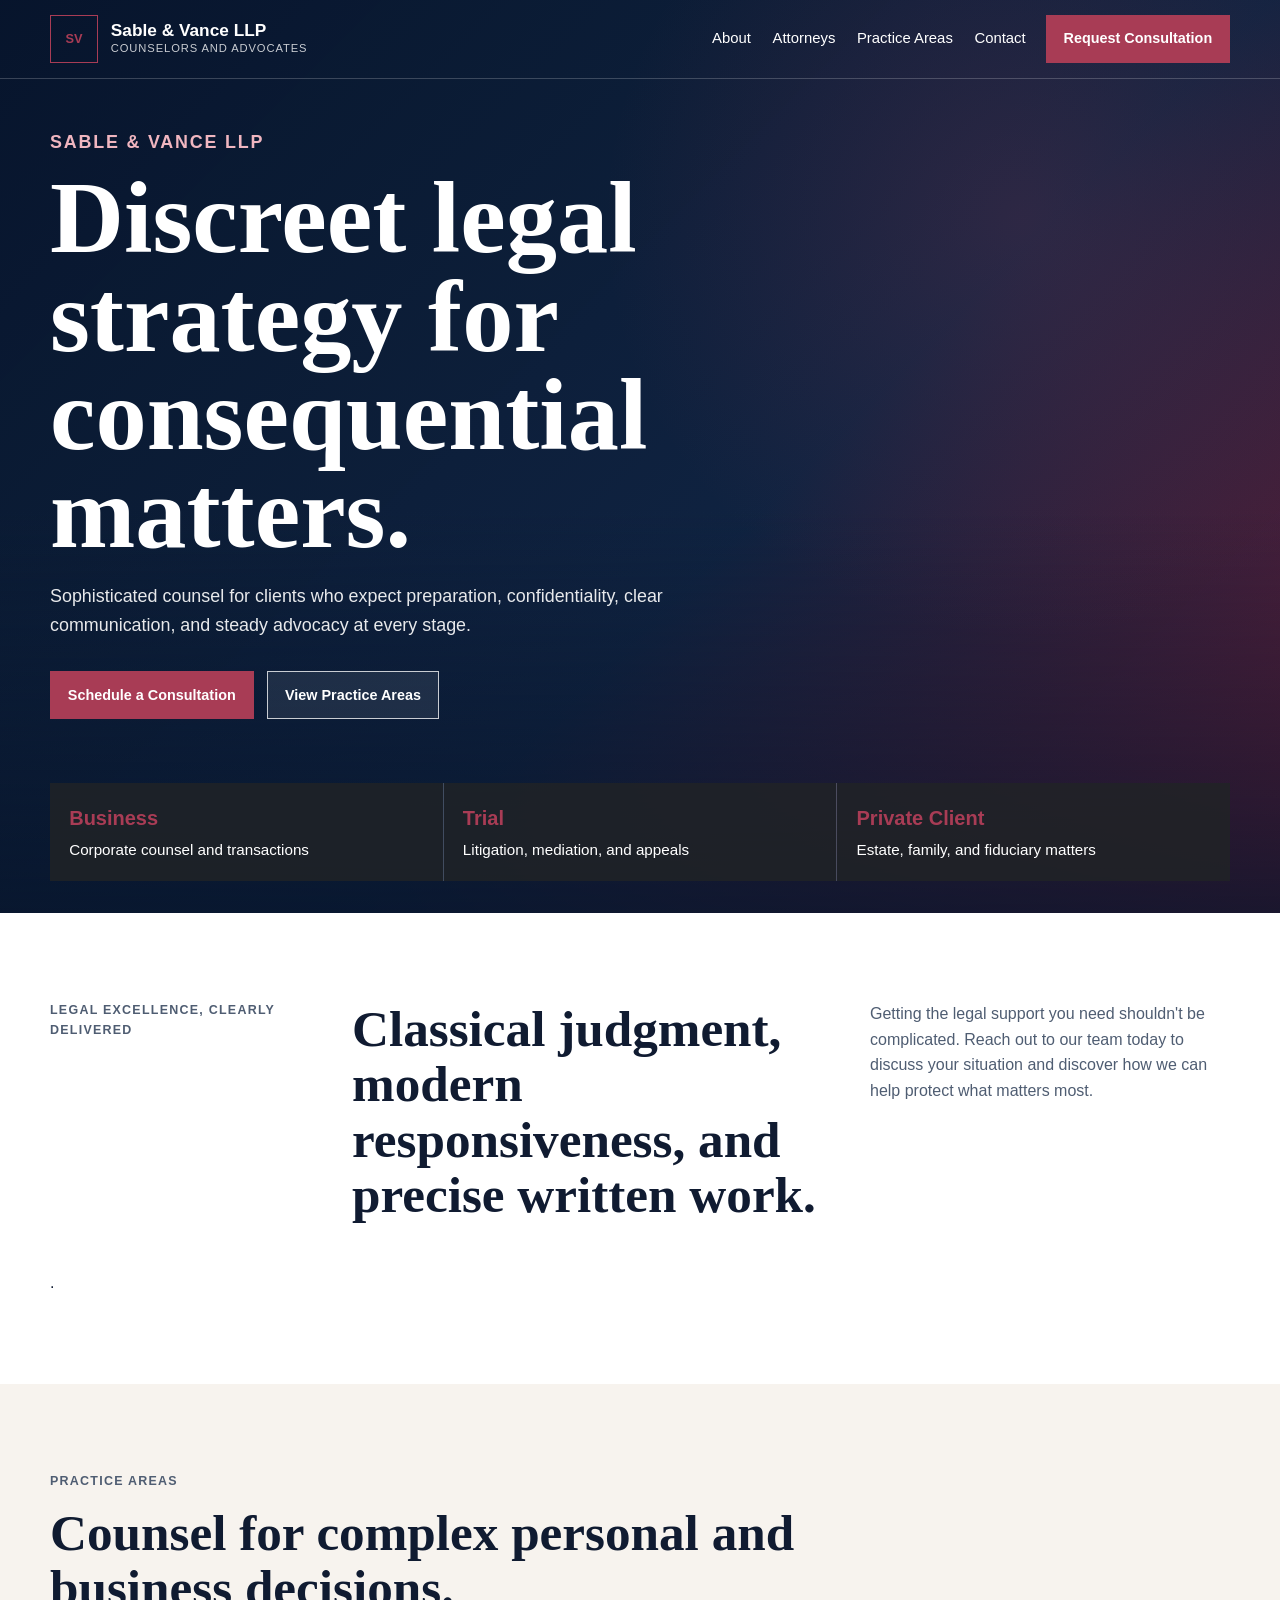
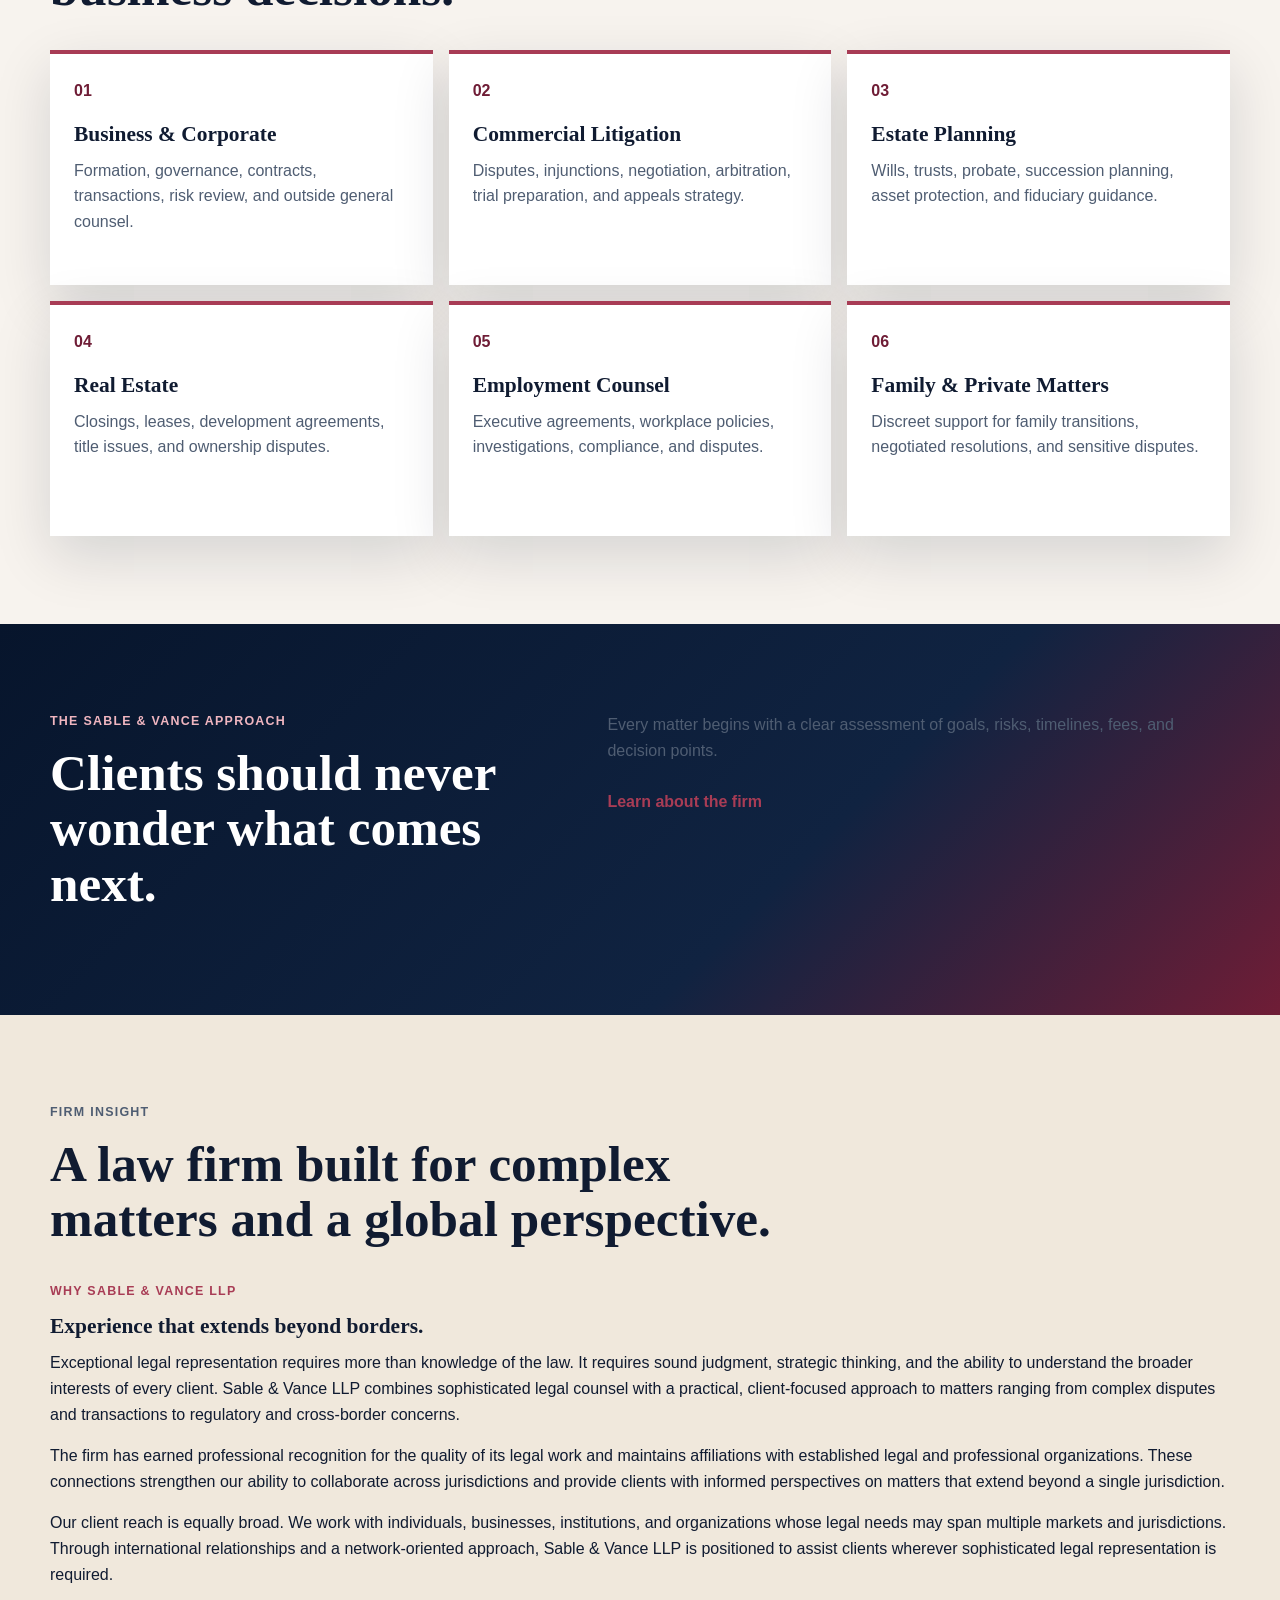
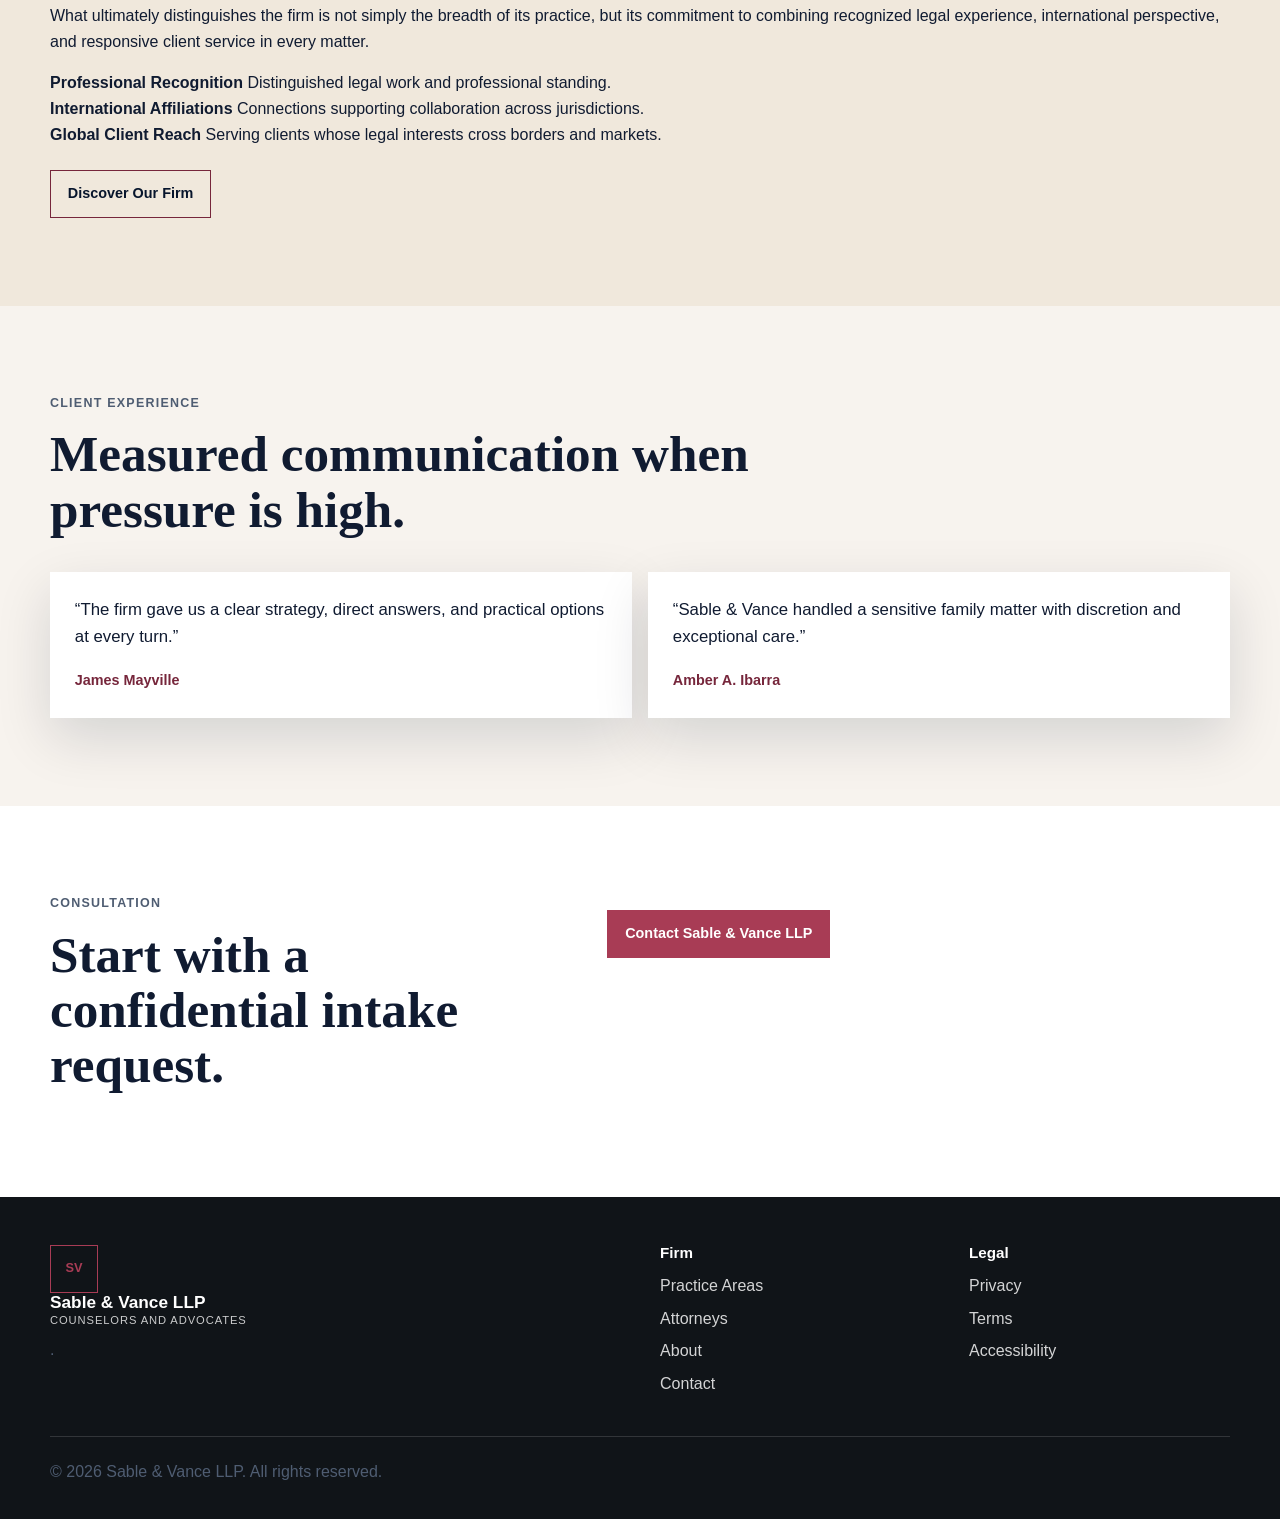
<file: index.html>
<!DOCTYPE html>
<html lang="en">
  <head>
    <meta charset="UTF-8" />
    <meta name="viewport" content="width=device-width, initial-scale=1.0" />
    <meta
      name="description"
      content="Sable & Vance LLP provides sophisticated legal counsel for business, litigation, estate, real estate, employment, and private client matters."
    />
    <title>Sable & Vance LLP | Sophisticated Legal Counsel</title>
    <link rel="icon" type="image/png" href="../assets/favicon.png">
    <link rel="stylesheet" href="assets/styles.css">
  </head>
  <body>
    <a class="skip-link" href="#main">Skip to main content</a>
    <header class="site-header" data-header>
      <nav class="nav" aria-label="Primary navigation">
        <a class="brand" href="./" aria-label="Sable and Vance LLP home">
          <span class="brand-mark" aria-hidden="true">SV</span>
          <span class="brand-text">
            <strong>Sable & Vance LLP</strong>
            <small>Counselors and Advocates</small>
          </span>
        </a>
        <button class="nav-toggle" type="button" aria-expanded="false" aria-controls="nav-menu" data-nav-toggle>
          <span class="sr-only">Menu</span>
          <span aria-hidden="true"></span>
          <span aria-hidden="true"></span>
          <span aria-hidden="true"></span>
        </button>
        <div class="nav-menu" id="nav-menu" data-nav-menu>
          <a href="about/">About</a>
          <a href="attorneys/">Attorneys</a>
          <a href="practice-areas/">Practice Areas</a>
          <a href="contact/">Contact</a>
        </div>
        <a class="nav-action" href="contact/">Request Consultation</a>
      </nav>
    </header>

    <main id="main">
      <section class="hero" aria-labelledby="hero-title">
        <div class="hero-content">
          <p class="eyebrow">Sable & Vance LLP</p>
          <h1 id="hero-title">Discreet legal strategy for consequential matters.</h1>
          <p>
            Sophisticated counsel for clients who expect preparation, confidentiality, clear
            communication, and steady advocacy at every stage.
          </p>
          <div class="hero-actions" aria-label="Primary actions">
            <a class="button button-primary" href="contact/">Schedule a Consultation</a>
            <a class="button button-secondary" href="practice-areas/">View Practice Areas</a>
          </div>
        </div>
        <dl class="hero-metrics" aria-label="Firm highlights">
          <div>
            <dt>Business</dt>
            <dd>Corporate counsel and transactions</dd>
          </div>
          <div>
            <dt>Trial</dt>
            <dd>Litigation, mediation, and appeals</dd>
          </div>
          <div>
            <dt>Private Client</dt>
            <dd>Estate, family, and fiduciary matters</dd>
          </div>
        </dl>
      </section>

      <section class="section statement">
        <div class="container statement-grid">
          <p class="section-label">Legal excellence, clearly delivered</p>
          <h2>Classical judgment, modern responsiveness, and precise written work.</h2>
          <p>
           Getting the legal support you need shouldn't be complicated. Reach out to our team today to discuss your situation and discover how we can help protect what matters most.
          </p>.
        </div>
      </section>

      <section class="section" aria-labelledby="practice-title">
        <div class="container">
          <div class="section-heading">
            <p class="section-label">Practice areas</p>
            <h2 id="practice-title">Counsel for complex personal and business decisions.</h2>
          </div>
          <div class="practice-grid">
            <article class="service-card"><span>01</span><h3>Business & Corporate</h3><p>Formation, governance, contracts, transactions, risk review, and outside general counsel.</p></article>
            <article class="service-card"><span>02</span><h3>Commercial Litigation</h3><p>Disputes, injunctions, negotiation, arbitration, trial preparation, and appeals strategy.</p></article>
            <article class="service-card"><span>03</span><h3>Estate Planning</h3><p>Wills, trusts, probate, succession planning, asset protection, and fiduciary guidance.</p></article>
            <article class="service-card"><span>04</span><h3>Real Estate</h3><p>Closings, leases, development agreements, title issues, and ownership disputes.</p></article>
            <article class="service-card"><span>05</span><h3>Employment Counsel</h3><p>Executive agreements, workplace policies, investigations, compliance, and disputes.</p></article>
            <article class="service-card"><span>06</span><h3>Family & Private Matters</h3><p>Discreet support for family transitions, negotiated resolutions, and sensitive disputes.</p></article>
          </div>
        </div>
      </section>

      <section class="section image-band" aria-labelledby="approach-title">
        <div class="container two-column">
          <div>
            <p class="section-label">The Sable & Vance approach</p>
            <h2 id="approach-title">Clients should never wonder what comes next.</h2>
          </div>
          <div>
            <p>
              Every matter begins with a clear assessment of goals, risks, timelines, fees, and
              decision points.
            </p>
            <a class="text-link" href="about/">Learn about the firm</a>
          </div>
        </div>
      </section>

     <section class="section muted-section" aria-labelledby="firm-insight-title">
  <div class="container">
    <div class="section-heading">
      <p class="section-label">Firm Insight</p>
      <h2 id="firm-insight-title">
        A law firm built for complex matters and a global perspective.
      </h2>
    </div>

    <div class="firm-insight">
      <article class="firm-insight-card">
        <p class="role">Why Sable &amp; Vance LLP</p>

        <h3>
          Experience that extends beyond borders.
        </h3>

        <p>
          Exceptional legal representation requires more than knowledge of the
          law. It requires sound judgment, strategic thinking, and the ability
          to understand the broader interests of every client. Sable &amp;
          Vance LLP combines sophisticated legal counsel with a practical,
          client-focused approach to matters ranging from complex disputes and
          transactions to regulatory and cross-border concerns.
        </p>

        <p>
          The firm has earned professional recognition for the quality of its
          legal work and maintains affiliations with established legal and
          professional organizations. These connections strengthen our ability
          to collaborate across jurisdictions and provide clients with
          informed perspectives on matters that extend beyond a single
          jurisdiction.
        </p>

        <p>
          Our client reach is equally broad. We work with individuals,
          businesses, institutions, and organizations whose legal needs may
          span multiple markets and jurisdictions. Through international
          relationships and a network-oriented approach, Sable &amp; Vance LLP
          is positioned to assist clients wherever sophisticated legal
          representation is required.
        </p>

        <p>
          What ultimately distinguishes the firm is not simply the breadth of
          its practice, but its commitment to combining recognized legal
          experience, international perspective, and responsive client service
          in every matter.
        </p>
      </article>

      <div class="firm-highlights" aria-label="Sable &amp; Vance LLP highlights">
        <div class="firm-highlight">
          <strong>Professional Recognition</strong>
          <span>Distinguished legal work and professional standing.</span>
        </div>

        <div class="firm-highlight">
          <strong>International Affiliations</strong>
          <span>Connections supporting collaboration across jurisdictions.</span>
        </div>

        <div class="firm-highlight">
          <strong>Global Client Reach</strong>
          <span>Serving clients whose legal interests cross borders and markets.</span>
        </div>
      </div>
    </div>

    <a class="button button-outline" href="about/">
      Discover Our Firm
    </a>
  </div>
</section>

           <section class="section" aria-labelledby="testimonial-title">
        <div class="container">
          <div class="section-heading">
            <p class="section-label">Client experience</p>
            <h2 id="testimonial-title">Measured communication when pressure is high.</h2>
          </div>
          <div class="testimonial-grid">
            <blockquote><p>“The firm gave us a clear strategy, direct answers, and practical options at every turn.”</p><cite>James Mayville</cite></blockquote>
            <blockquote><p>“Sable & Vance handled a sensitive family matter with discretion and exceptional care.”</p><cite>Amber A. Ibarra </cite></blockquote>
          </div>
        </div>
      </section>

      <section class="section contact-preview" aria-labelledby="consultation-title">
        <div class="container two-column">
          <div><p class="section-label">Consultation</p><h2 id="consultation-title">Start with a confidential intake request.</h2></div>
          <div>
            <p></p>
            <a class="button button-primary" href="contact/">Contact Sable & Vance LLP</a>
          </div>
        </div>
      </section>
    </main>

    <footer class="site-footer">
      <div class="container footer-grid">
        <div>
          <a class="brand footer-brand" href="./" aria-label="Sable and Vance LLP home">
            <span class="brand-mark" aria-hidden="true">SV</span>
            <span class="brand-text"><strong>Sable & Vance LLP</strong><small>Counselors and Advocates</small></span>
          </a>
          <p>.</p>
        </div>
        <div><h2>Firm</h2><a href="practice-areas/">Practice Areas</a><a href="attorneys/">Attorneys</a><a href="about/">About</a><a href="contact/">Contact</a></div>
        <div><h2>Legal</h2><a href="privacy/">Privacy</a><a href="terms/">Terms</a><a href="accessibility/">Accessibility</a></div>
      </div>
      <div class="container footer-bottom">
        <p>&copy; <span data-year></span> Sable & Vance LLP. All rights reserved.</p>
      </div>
    </footer>
    <script src="assets/script.js"></script>
  </body>
</html>
</file>
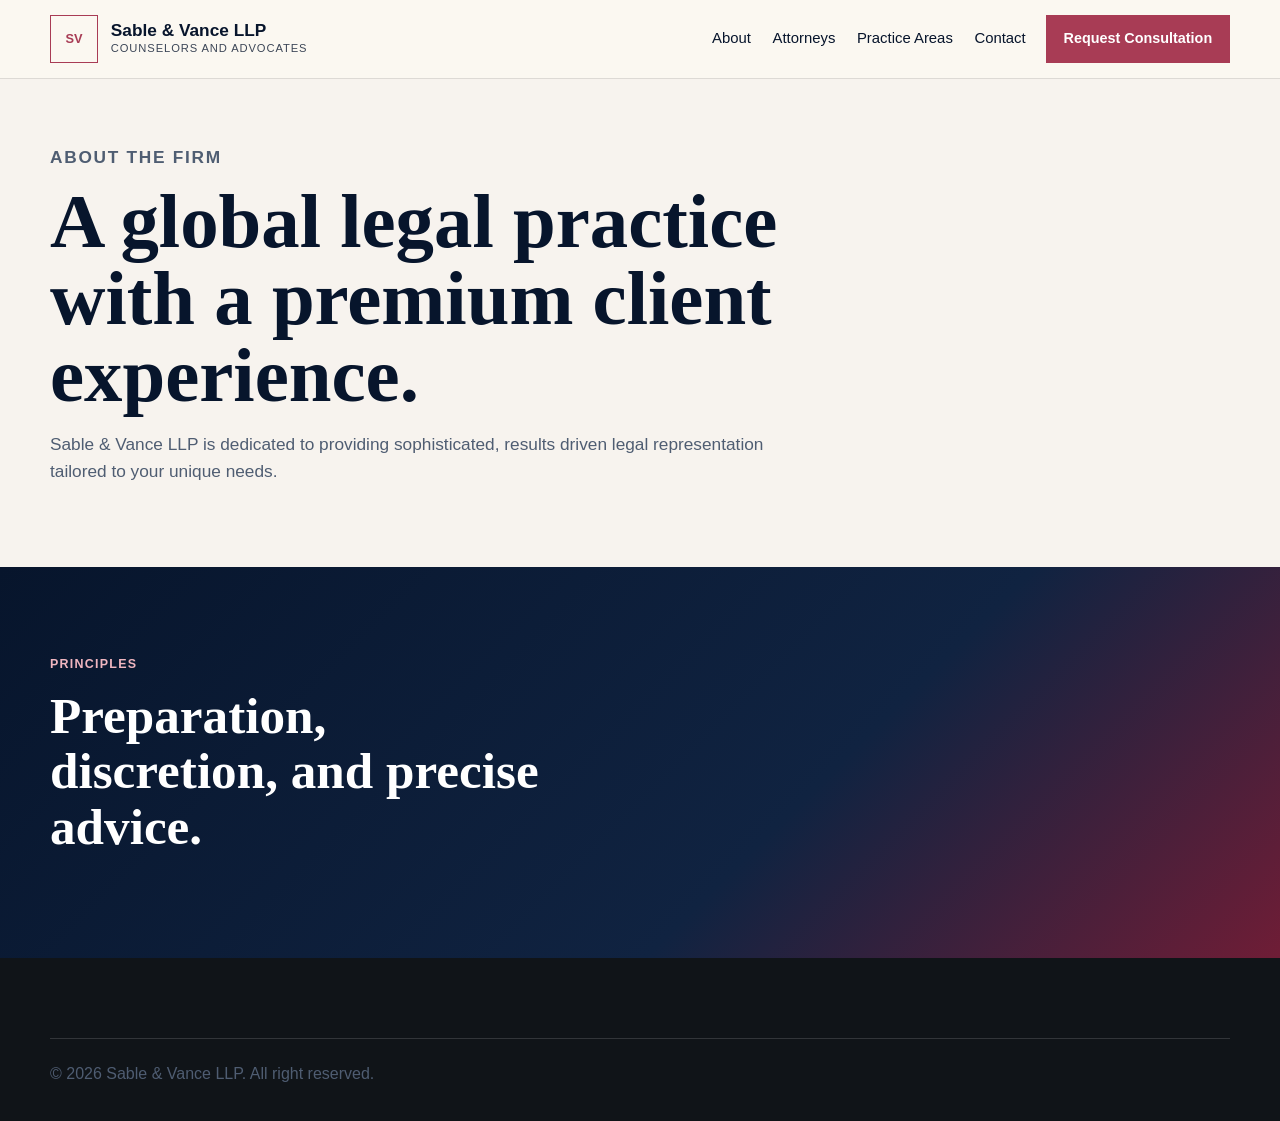
<file: about/index.html>
<!DOCTYPE html>
<html lang="en" class="plain-header">
  <head>
    <meta charset="UTF-8" />
    <meta name="viewport" content="width=device-width, initial-scale=1.0" />
    <meta name="description" content="About Sable & Vance LLP." />
    <title>About | Sable & Vance LLP</title>
    <link rel="icon" type="image/png" href="../assets/favicon.png">
    <link rel="stylesheet" href="../assets/styles.css">
  </head>
  <body>
    <a class="skip-link" href="#main">Skip to main content</a>
    <header class="site-header" data-header>
      <nav class="nav" aria-label="Primary navigation">
        <a class="brand" href="../" aria-label="Sable and Vance LLP home"><span class="brand-mark" aria-hidden="true">SV</span><span class="brand-text"><strong>Sable & Vance LLP</strong><small>Counselors and Advocates</small></span></a>
        <button class="nav-toggle" type="button" aria-expanded="false" aria-controls="nav-menu" data-nav-toggle><span class="sr-only">Menu</span><span aria-hidden="true"></span><span aria-hidden="true"></span><span aria-hidden="true"></span></button>
        <div class="nav-menu" id="nav-menu" data-nav-menu><a href="../about/">About</a><a href="../attorneys/">Attorneys</a><a href="../practice-areas/">Practice Areas</a><a href="../contact/">Contact</a></div>
        <a class="nav-action" href="../contact/">Request Consultation</a>
      </nav>
    </header>
    <main id="main">
      <section class="page-hero">
        <div class="container">
          <p class="section-label">About the firm</p>
          <h1>A global legal practice with a premium client experience.</h1>
          <p>Sable & Vance LLP is dedicated to providing sophisticated, results driven legal representation tailored to your unique needs.</p>
        </div>
      </section>
      <section class="section image-band">
        <div class="container two-column">
          <div><p class="section-label">Principles</p><h2>Preparation, discretion, and precise advice.</h2></div>
        </div>
      </section>
    </main>
    <footer class="site-footer"><div class="container footer-bottom"><p>&copy; <span data-year></span> Sable & Vance LLP. All right reserved.</p></div></footer>
    <script src="../assets/script.js"></script>
  </body>
</html>
</file>
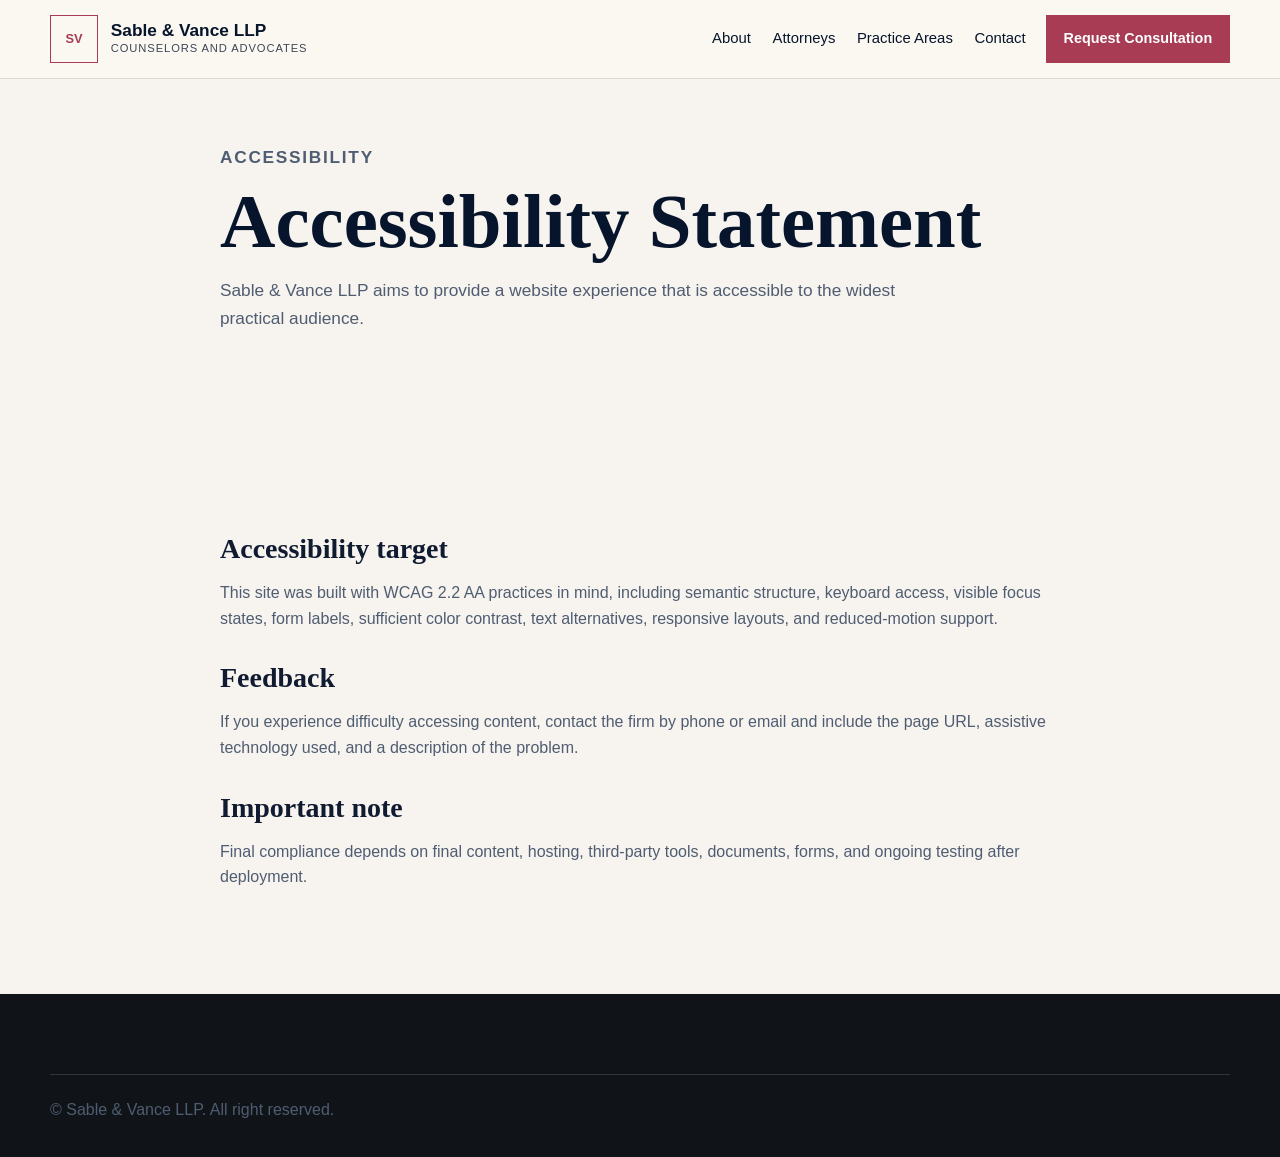
<file: accessibility/index.html>
<!DOCTYPE html>
<html lang="en" class="plain-header">
  <head>
    <meta charset="UTF-8" />
    <meta name="viewport" content="width=device-width, initial-scale=1.0" />
    <meta name="description" content="Accessibility statement for Sable & Vance LLP." />
    <title>Accessibility | Sable & Vance LLP</title>
    <link rel="icon" type="image/png" href="../assets/favicon.png">
    <link rel="stylesheet" href="../assets/styles.css">
  </head>
  <body>
    <a class="skip-link" href="#main">Skip to main content</a>
    <header class="site-header" data-header>
      <nav class="nav" aria-label="Primary navigation">
        <a class="brand" href="../" aria-label="Sable and Vance LLP home"><span class="brand-mark" aria-hidden="true">SV</span><span class="brand-text"><strong>Sable & Vance LLP</strong><small>Counselors and Advocates</small></span></a>
        <button class="nav-toggle" type="button" aria-expanded="false" aria-controls="nav-menu" data-nav-toggle><span class="sr-only">Menu</span><span aria-hidden="true"></span><span aria-hidden="true"></span><span aria-hidden="true"></span></button>
        <div class="nav-menu" id="nav-menu" data-nav-menu><a href="../about/">About</a><a href="../attorneys/">Attorneys</a><a href="../practice-areas/">Practice Areas</a><a href="../contact/">Contact</a></div>
        <a class="nav-action" href="../contact/">Request Consultation</a>
      </nav>
    </header>
    <main id="main">
      <section class="page-hero">
        <div class="container legal-page">
          <p class="section-label">Accessibility</p>
          <h1>Accessibility Statement</h1>
          <p>Sable & Vance LLP aims to provide a website experience that is accessible to the widest practical audience.</p>
        </div>
      </section>
      <section class="section">
        <div class="container legal-page">
          <h2>Accessibility target</h2>
          <p>This site was built with WCAG 2.2 AA practices in mind, including semantic structure, keyboard access, visible focus states, form labels, sufficient color contrast, text alternatives, responsive layouts, and reduced-motion support.</p>
          <h2>Feedback</h2>
          <p>If you experience difficulty accessing content, contact the firm by phone or email and include the page URL, assistive technology used, and a description of the problem.</p>
          <h2>Important note</h2>
          <p>Final compliance depends on final content, hosting, third-party tools, documents, forms, and ongoing testing after deployment.</p>
        </div>
      </section>
    </main>
    <footer class="site-footer"><div class="container footer-bottom"><p>&copy; <span data-year></span> Sable & Vance LLP. All right reserved.</p></div></footer>
    <script src="../assets/script.js">
  </body>
</html>
</file>
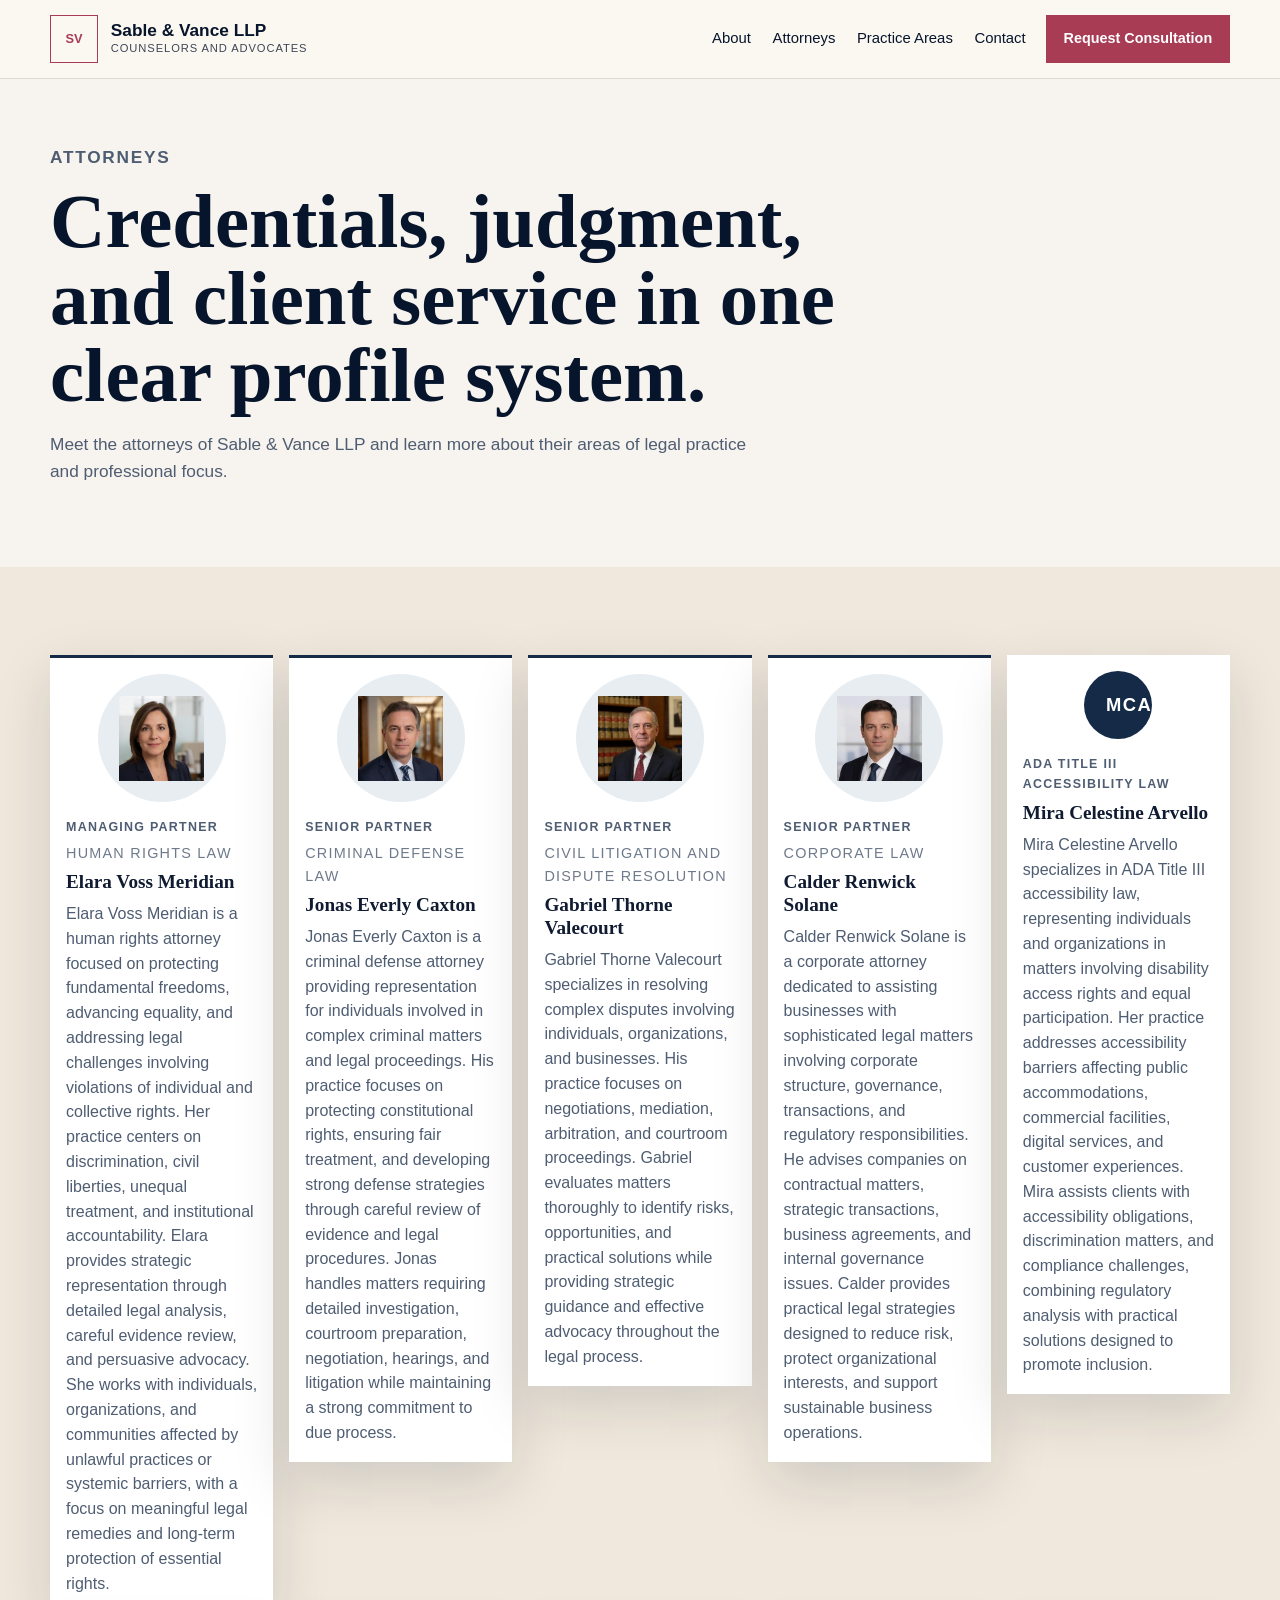
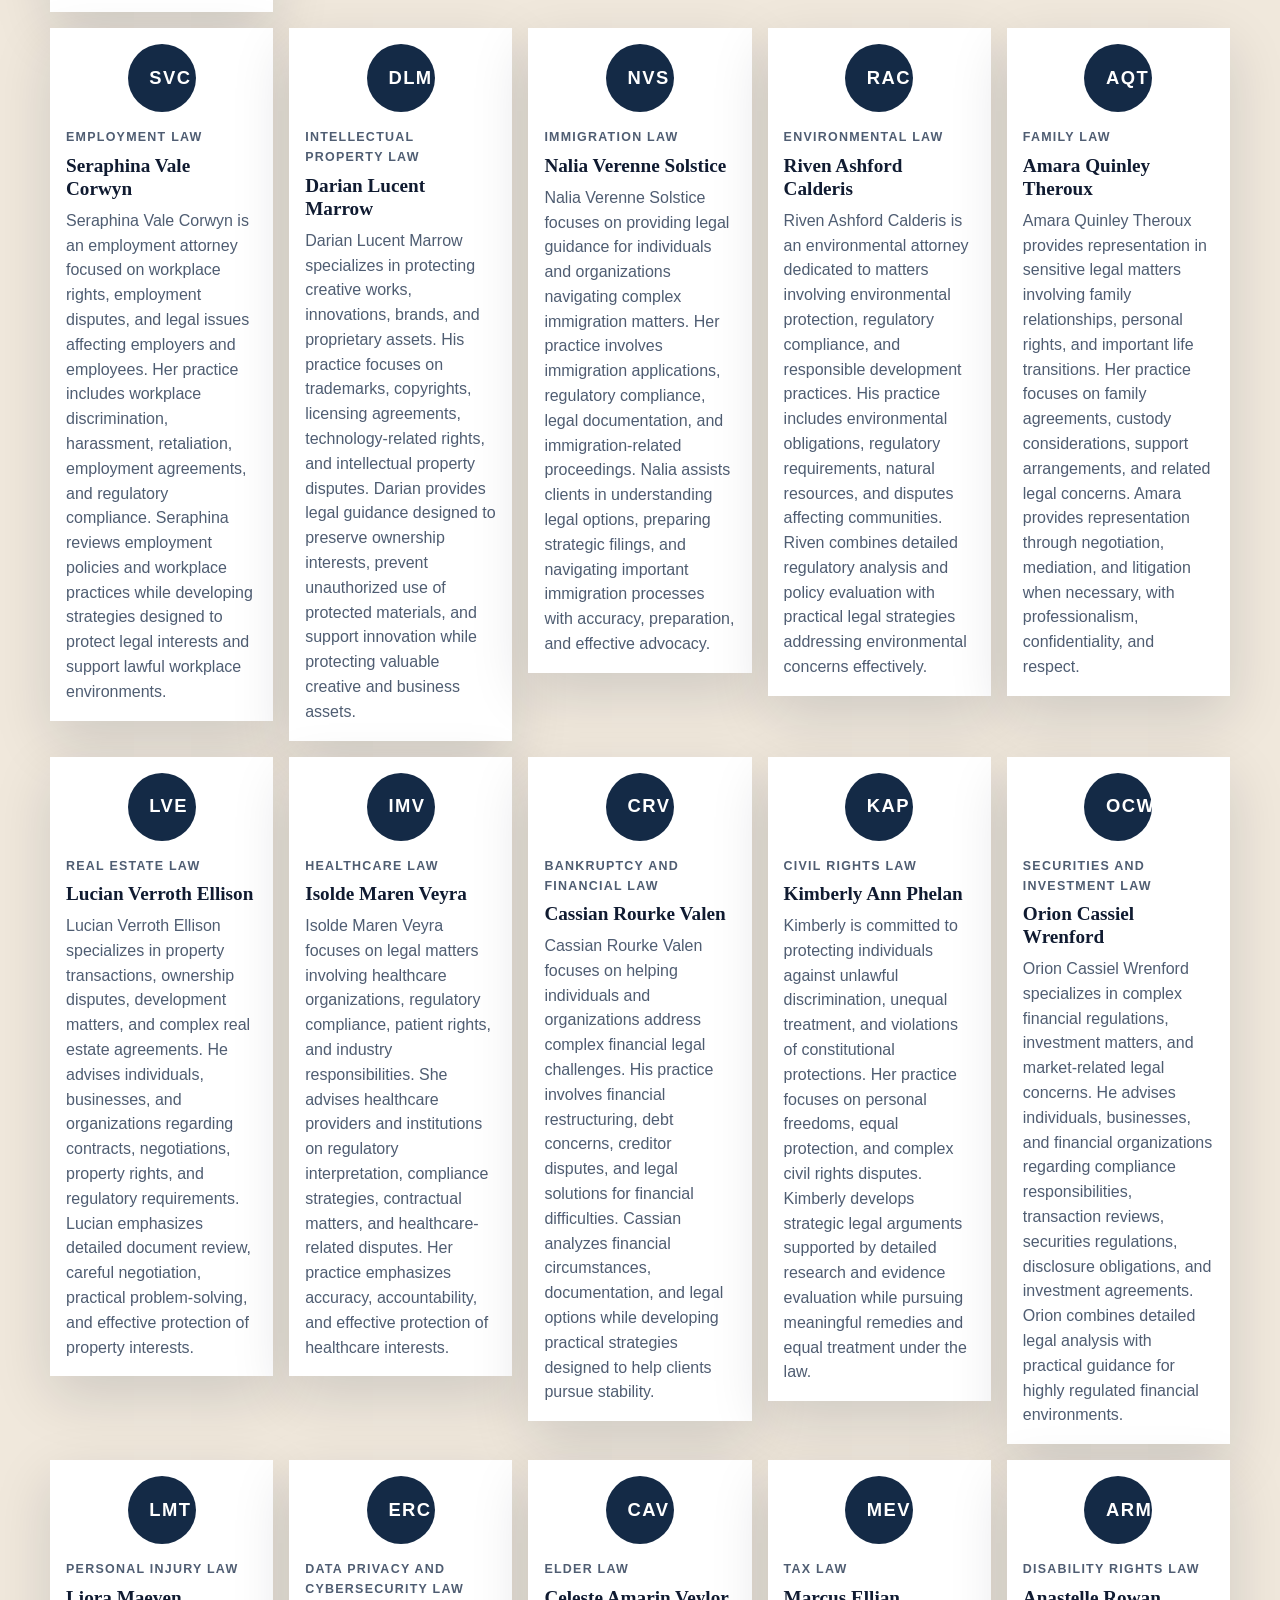
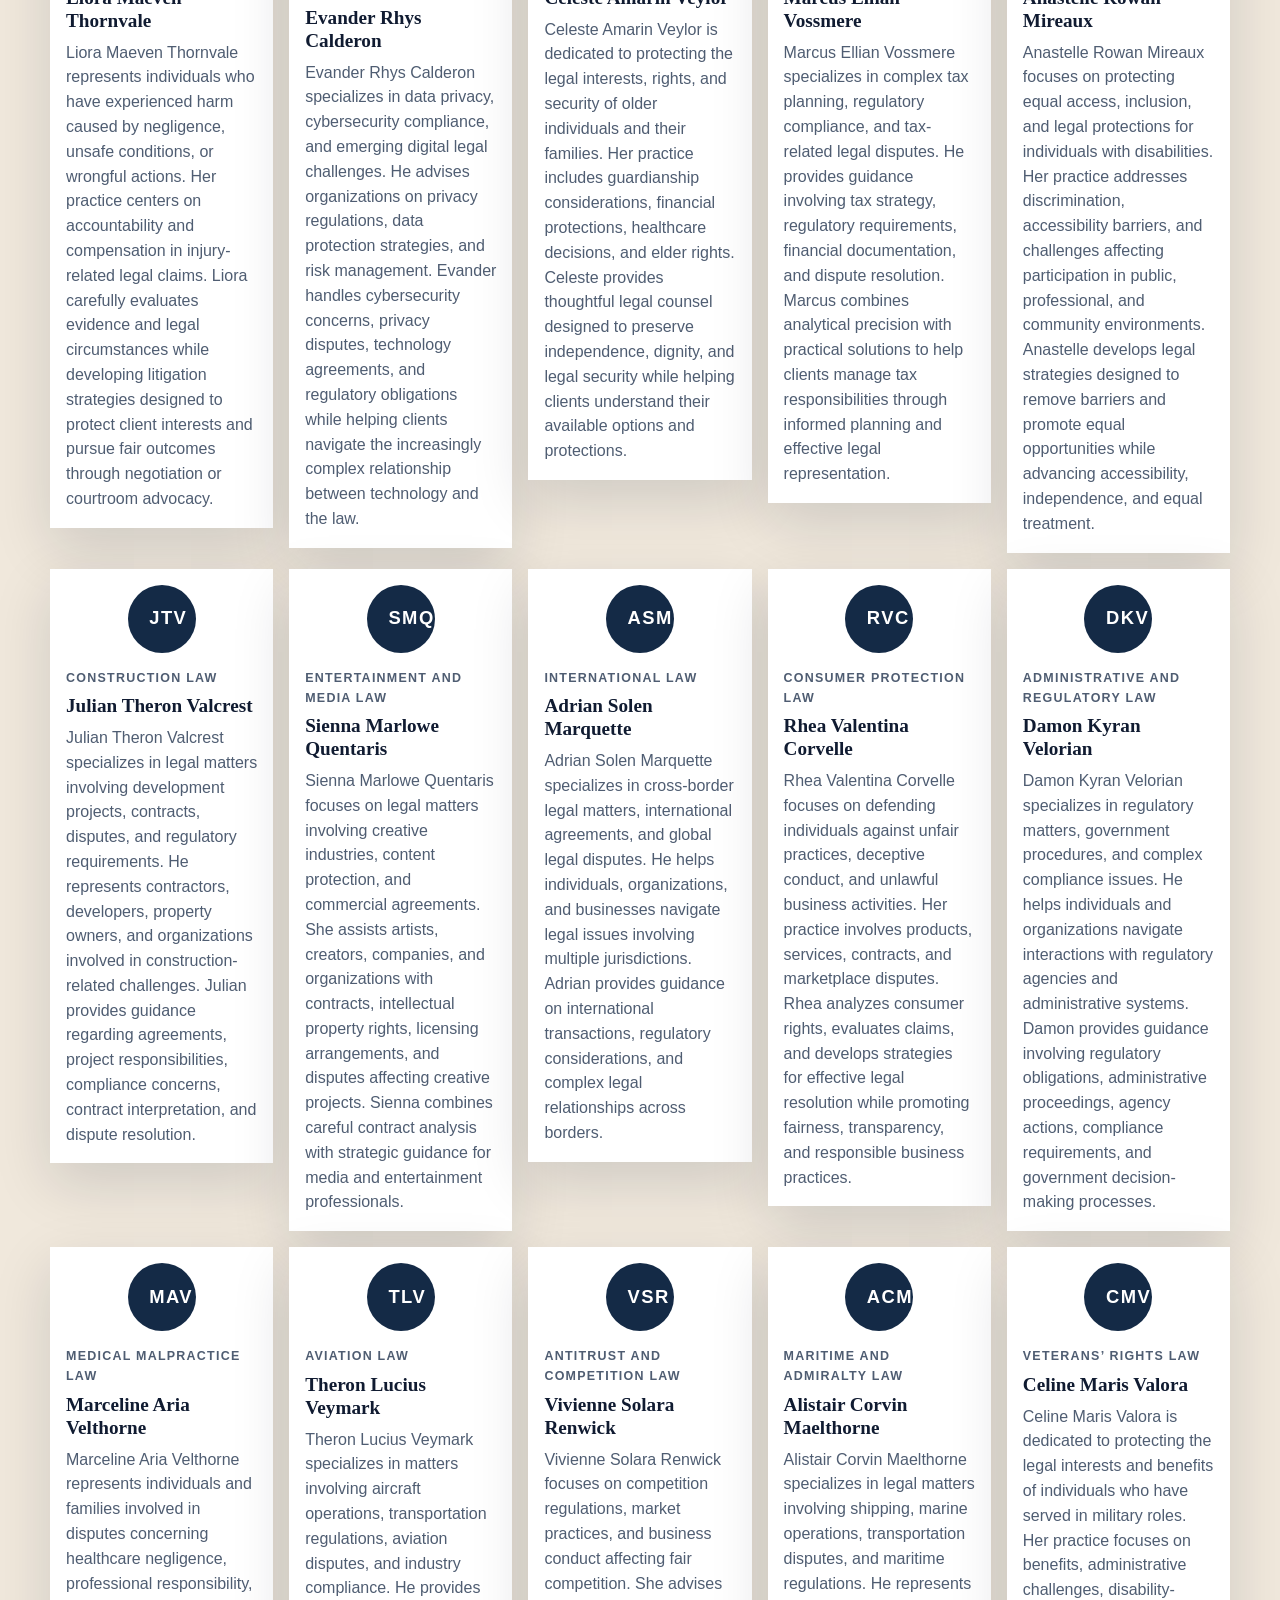
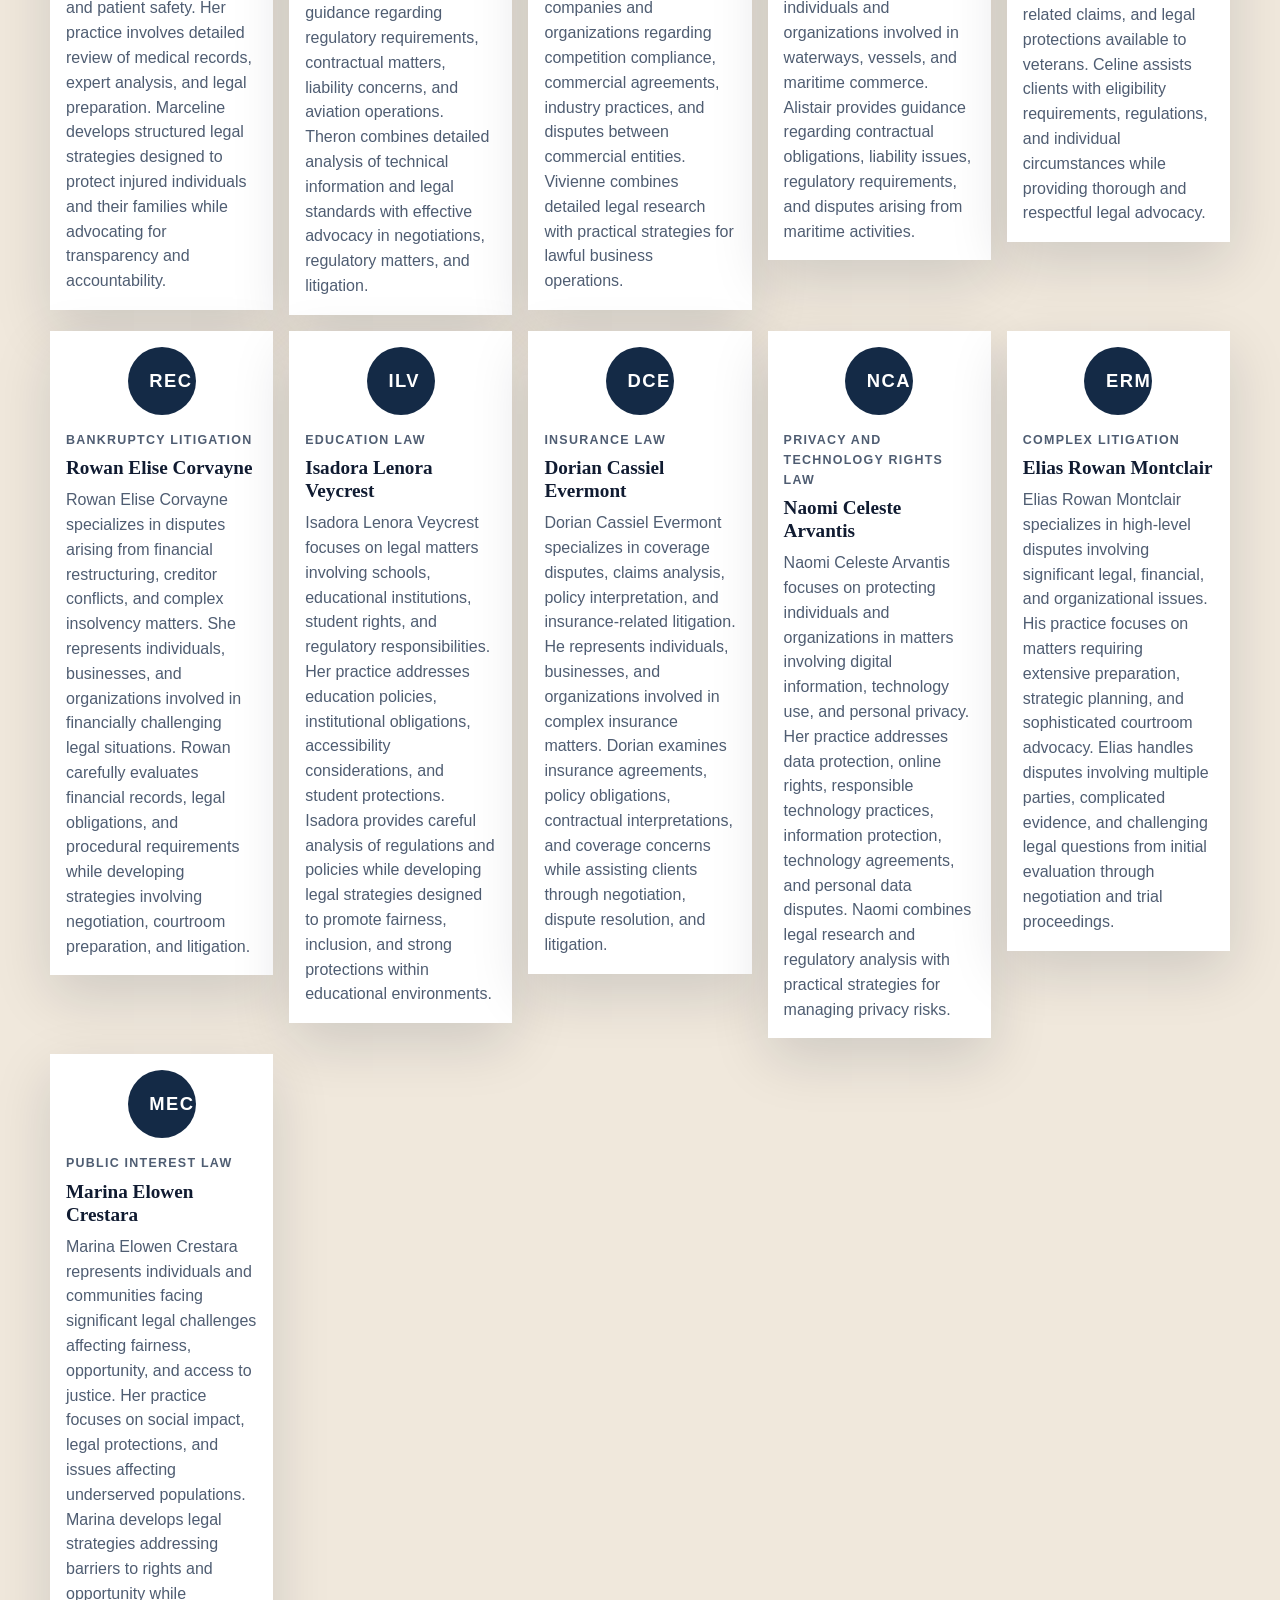
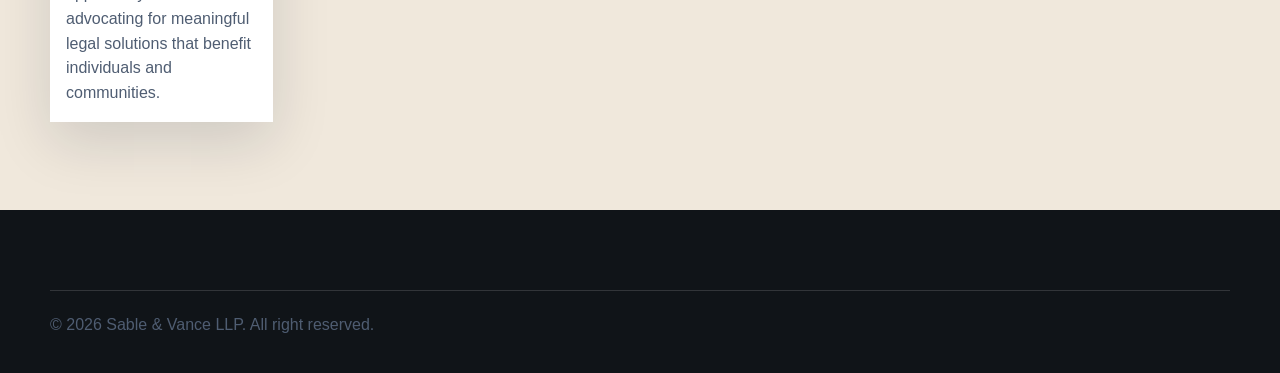
<file: attorneys/index.html>
<!DOCTYPE html>
<html lang="en" class="plain-header">
  <head>
    <meta charset="UTF-8" />
    <meta name="viewport" content="width=device-width, initial-scale=1.0" />
    <meta name="description" content="Attorney profiles for Sable & Vance LLP." />
    <title>
    Attorneys | Sable & Vance LLP
    </title>
    <link rel="icon" type="image/png" href="../assets/favicon.png">
    <link rel="stylesheet" href="../assets/styles.css">

    <style>
      /* Compact attorney directory */
      .attorney-grid {
        grid-template-columns: repeat(auto-fit, minmax(220px, 1fr));
        gap: 1rem;
        align-items: start;
      }

      .attorney-card {
        overflow: hidden;
        min-width: 0;
      }

      .attorney-card > div:last-child {
        padding: 1rem;
      }

      .attorney-initials {
        width: 68px;
        height: 68px;
        margin: 1rem auto 0;
        display: grid;
        place-items: center;
        border-radius: 50%;
        background: #142a46;
        color: #ffffff;
        font-size: 1.15rem;
        font-weight: 700;
        letter-spacing: 0.08em;
        line-height: 1;
        font-family: Arial, Helvetica, sans-serif;
      }

      .attorney-card .role {
        margin-bottom: 0.35rem;
      }

      .attorney-card h2 {
        margin-top: 0;
        margin-bottom: 0.55rem;
        font-size: 1.2rem;
        line-height: 1.2;
      }

      .attorney-card p:last-child {
        margin-bottom: 0;
        line-height: 1.55;
      }


      .attorney-photo {
        width: 112px;
        height: 112px;
        margin: 1rem auto 0;
        overflow: hidden;
        border-radius: 50%;
        background: #e8edf2;
      }

      .attorney-photo img {
        width: 100%;
        height: 100%;
        display: block;
        object-fit: cover;
      }

      .attorney-card .role {
        font-weight: 700;
      }

      .attorney-card .practice-area {
        display: block;
        margin-top: 0.2rem;
        font-size: 0.9rem;
        font-weight: 500;
        opacity: 0.82;
      }

      .partner-card {
        border-top: 3px solid #142a46;
      }

      .partner-card .attorney-photo {
        width: 128px;
        height: 128px;
      }

      @media (max-width: 640px) {
        .attorney-grid {
          grid-template-columns: 1fr;
        }

        .attorney-initials {
          margin-top: 0.85rem;
        }

        .attorney-photo {
          margin-top: 0.85rem;
        }

        .partner-card .attorney-photo {
          width: 112px;
          height: 112px;
        }
      }
    </style>

  </head>
  <body>
    <a class="skip-link" href="#main">
    Skip to main content
    </a>
    <header class="site-header" data-header>
      <nav class="nav" aria-label="Primary navigation">
        <a class="brand" href="../" aria-label="Sable and Vance LLP home">
        <span class="brand-mark" aria-hidden="true">
        SV
        </span>
        <span class="brand-text">
        <strong>
        Sable & Vance LLP
        </strong>
        <small>
        Counselors and Advocates
        </small>
        </span>
        </a>
        <button class="nav-toggle" type="button" aria-expanded="false" aria-controls="nav-menu" data-nav-toggle >
        <span class="sr-only">
        Menu
        </span>
        <span aria-hidden="true">
        </span>
        <span aria-hidden="true">
        </span>
        <span aria-hidden="true">
        </span>
        </button>
        <div class="nav-menu" id="nav-menu" data-nav-menu>
          <a href="../about/"> 
          About
          </a>
          <a href="../attorneys/">
          Attorneys
          </a>
          <a href="../practice-areas/">
          Practice Areas
          </a>
          <a href="../contact/">
          Contact
          </a>
        </div>
        <a class="nav-action" href="../contact/">
        Request Consultation
        </a>
      </nav>
    </header>
    <main id="main">
      <section class="page-hero">
        <div class="container">
          <p class="section-label">
          Attorneys
          </p>
          <h1>
          Credentials, judgment, and client service in one clear profile system.
          </h1>
          <p>
          Meet the attorneys of Sable & Vance LLP and learn more about their areas of legal practice and professional focus.
          </p>
        </div>
      </section>
      <section class="section muted-section">
        <div class="container attorney-grid">
          <!-- 1. Elara Voss Meridian -->
          <article class="attorney-card partner-card">
            <div class="attorney-photo"><img src="../assets/attorneys/elara-voss-meridian.jpg" alt="Elara Voss Meridian" loading="lazy"></div>
            <div>
              <p class="role">Managing Partner<span class="practice-area">Human Rights Law</span></p>
              <h2>
              Elara Voss Meridian
              </h2>
              <p>
              Elara Voss Meridian is a human rights attorney focused on protecting fundamental freedoms, advancing equality, and addressing legal challenges involving violations of individual and collective rights. Her practice centers on discrimination, civil liberties, unequal treatment, and institutional accountability. Elara provides strategic representation through detailed legal analysis, careful evidence review, and persuasive advocacy. She works with individuals, organizations, and communities affected by unlawful practices or systemic barriers, with a focus on meaningful legal remedies and long-term protection of essential rights.
              </p>
            </div>
          </article>
          <!-- 2. Jonas Everly Caxton -->
          <article class="attorney-card partner-card">
            <div class="attorney-photo"><img src="../assets/attorneys/jonas-everly-caxton.jpg" alt="Jonas Everly Caxton" loading="lazy"></div>
            <div>
              <p class="role">Senior Partner<span class="practice-area">Criminal Defense Law</span></p>
              <h2>
              Jonas Everly Caxton
              </h2>
              <p>
              Jonas Everly Caxton is a criminal defense attorney providing representation for individuals involved in complex criminal matters and legal proceedings. His practice focuses on protecting constitutional rights, ensuring fair treatment, and developing strong defense strategies through careful review of evidence and legal procedures. Jonas handles matters requiring detailed investigation, courtroom preparation, negotiation, hearings, and litigation while maintaining a strong commitment to due process.
              </p>
            </div>
          </article>
          <!-- 3. Gabriel Thorne Valecourt -->
          <article class="attorney-card partner-card">
            <div class="attorney-photo"><img src="../assets/attorneys/gabriel-thorne-valecourt.jpg" alt="Gabriel Thorne Valecourt" loading="lazy"></div>
            <div>
              <p class="role">Senior Partner<span class="practice-area">Civil Litigation and Dispute Resolution</span></p>
              <h2>
              Gabriel Thorne Valecourt
              </h2>
              <p>
              Gabriel Thorne Valecourt specializes in resolving complex disputes involving individuals, organizations, and businesses. His practice focuses on negotiations, mediation, arbitration, and courtroom proceedings. Gabriel evaluates matters thoroughly to identify risks, opportunities, and practical solutions while providing strategic guidance and effective advocacy throughout the legal process.
              </p>
            </div>
          </article>
          <!-- 4. Calder Renwick Solane -->
          <article class="attorney-card partner-card">
            <div class="attorney-photo"><img src="../assets/attorneys/calder-renwick-solane.jpg" alt="Calder Renwick Solane" loading="lazy"></div>
            <div>
              <p class="role">Senior Partner<span class="practice-area">Corporate Law</span></p>
              <h2>
              Calder Renwick Solane
              </h2>
              <p>
              Calder Renwick Solane is a corporate attorney dedicated to assisting businesses with sophisticated legal matters involving corporate structure, governance, transactions, and regulatory responsibilities. He advises companies on contractual matters, strategic transactions, business agreements, and internal governance issues. Calder provides practical legal strategies designed to reduce risk, protect organizational interests, and support sustainable business operations.
              </p>
            </div>
          </article>
          <!-- 5. Mira Celestine Arvello -->
          <article class="attorney-card">
            <div class="attorney-initials" aria-hidden="true">MCA</div>
            <div>
              <p class="role">
              ADA Title III Accessibility Law
              </p>
              <h2>
              Mira Celestine Arvello
              </h2>
              <p>
              Mira Celestine Arvello specializes in ADA Title III accessibility law, representing individuals and organizations in matters involving disability access rights and equal participation. Her practice addresses accessibility barriers affecting public accommodations, commercial facilities, digital services, and customer experiences. Mira assists clients with accessibility obligations, discrimination matters, and compliance challenges, combining regulatory analysis with practical solutions designed to promote inclusion.
              </p>
            </div>
          </article>
          <!-- 6. Seraphina Vale Corwyn -->
          <article class="attorney-card">
            <div class="attorney-initials" aria-hidden="true">SVC</div>
            <div>
              <p class="role">
              Employment Law
              </p>
              <h2>
              Seraphina Vale Corwyn
              </h2>
              <p>
              Seraphina Vale Corwyn is an employment attorney focused on workplace rights, employment disputes, and legal issues affecting employers and employees. Her practice includes workplace discrimination, harassment, retaliation, employment agreements, and regulatory compliance. Seraphina reviews employment policies and workplace practices while developing strategies designed to protect legal interests and support lawful workplace environments.
              </p>
            </div>
          </article>
          <!-- 7. Darian Lucent Marrow -->
          <article class="attorney-card">
            <div class="attorney-initials" aria-hidden="true">DLM</div>
            <div>
              <p class="role">
              Intellectual Property Law
              </p>
              <h2>
              Darian Lucent Marrow
              </h2>
              <p>
              Darian Lucent Marrow specializes in protecting creative works, innovations, brands, and proprietary assets. His practice focuses on trademarks, copyrights, licensing agreements, technology-related rights, and intellectual property disputes. Darian provides legal guidance designed to preserve ownership interests, prevent unauthorized use of protected materials, and support innovation while protecting valuable creative and business assets.
              </p>
            </div>
          </article>
          <!-- 8. Nalia Verenne Solstice -->
          <article class="attorney-card">
            <div class="attorney-initials" aria-hidden="true">NVS</div>
            <div>
              <p class="role">
              Immigration Law
              </p>
              <h2>
              Nalia Verenne Solstice
              </h2>
              <p>
              Nalia Verenne Solstice focuses on providing legal guidance for individuals and organizations navigating complex immigration matters. Her practice involves immigration applications, regulatory compliance, legal documentation, and immigration-related proceedings. Nalia assists clients in understanding legal options, preparing strategic filings, and navigating important immigration processes with accuracy, preparation, and effective advocacy.
              </p>
            </div>
          </article>
          <!-- 9. Riven Ashford Calderis -->
          <article class="attorney-card">
            <div class="attorney-initials" aria-hidden="true">RAC</div>
            <div>
              <p class="role">
              Environmental Law
              </p>
              <h2>
              Riven Ashford Calderis
              </h2>
              <p>
              Riven Ashford Calderis is an environmental attorney dedicated to matters involving environmental protection, regulatory compliance, and responsible development practices. His practice includes environmental obligations, regulatory requirements, natural resources, and disputes affecting communities. Riven combines detailed regulatory analysis and policy evaluation with practical legal strategies addressing environmental concerns effectively.
              </p>
            </div>
          </article>
          <!-- 10. Amara Quinley Theroux -->
          <article class="attorney-card">
            <div class="attorney-initials" aria-hidden="true">AQT</div>
            <div>
              <p class="role">
              Family Law
              </p>
              <h2>
              Amara Quinley Theroux
              </h2>
              <p>
              Amara Quinley Theroux provides representation in sensitive legal matters involving family relationships, personal rights, and important life transitions. Her practice focuses on family agreements, custody considerations, support arrangements, and related legal concerns. Amara provides representation through negotiation, mediation, and litigation when necessary, with professionalism, confidentiality, and respect.
              </p>
            </div>
          </article>
          <!-- 11. Lucian Verroth Ellison -->
          <article class="attorney-card">
            <div class="attorney-initials" aria-hidden="true">LVE</div>
            <div>
              <p class="role">
              Real Estate Law
              </p>
              <h2>
              Lucian Verroth Ellison
              </h2>
              <p>
              Lucian Verroth Ellison specializes in property transactions, ownership disputes, development matters, and complex real estate agreements. He advises individuals, businesses, and organizations regarding contracts, negotiations, property rights, and regulatory requirements. Lucian emphasizes detailed document review, careful negotiation, practical problem-solving, and effective protection of property interests.
              </p>
            </div>
          </article>
          <!-- 12. Isolde Maren Veyra -->
          <article class="attorney-card">
            <div class="attorney-initials" aria-hidden="true">IMV</div>
            <div>
              <p class="role">
              Healthcare Law
              </p>
              <h2>
              Isolde Maren Veyra
              </h2>
              <p>
              Isolde Maren Veyra focuses on legal matters involving healthcare organizations, regulatory compliance, patient rights, and industry responsibilities. She advises healthcare providers and institutions on regulatory interpretation, compliance strategies, contractual matters, and healthcare-related disputes. Her practice emphasizes accuracy, accountability, and effective protection of healthcare interests.
              </p>
            </div>
          </article>
          <!-- 13. Cassian Rourke Valen -->
          <article class="attorney-card">
            <div class="attorney-initials" aria-hidden="true">CRV</div>
            <div>
              <p class="role">
              Bankruptcy and Financial Law
              </p>
              <h2>
              Cassian Rourke Valen
              </h2>
              <p>
              Cassian Rourke Valen focuses on helping individuals and organizations address complex financial legal challenges. His practice involves financial restructuring, debt concerns, creditor disputes, and legal solutions for financial difficulties. Cassian analyzes financial circumstances, documentation, and legal options while developing practical strategies designed to help clients pursue stability.
              </p>
            </div>
          </article>
          <!-- 14. Kimberly Ann Phelan -->
          <article class="attorney-card">
            <div class="attorney-initials" aria-hidden="true">KAP</div>
            <div>
              <p class="role">
              Civil Rights Law
              </p>
              <h2>
              Kimberly Ann Phelan
              </h2>
              <p>
              Kimberly is committed to protecting individuals against unlawful discrimination, unequal treatment, and violations of constitutional protections. Her practice focuses on personal freedoms, equal protection, and complex civil rights disputes. Kimberly develops strategic legal arguments supported by detailed research and evidence evaluation while pursuing meaningful remedies and equal treatment under the law.
              </p>
            </div>
          </article>
          <!-- 15. Orion Cassiel Wrenford -->
          <article class="attorney-card">
            <div class="attorney-initials" aria-hidden="true">OCW</div>
            <div>
              <p class="role">
              Securities and Investment Law
              </p>
              <h2>
              Orion Cassiel Wrenford
              </h2>
              <p>
              Orion Cassiel Wrenford specializes in complex financial regulations, investment matters, and market-related legal concerns. He advises individuals, businesses, and financial organizations regarding compliance responsibilities, transaction reviews, securities regulations, disclosure obligations, and investment agreements. Orion combines detailed legal analysis with practical guidance for highly regulated financial environments.
              </p>
            </div>
          </article>
          <!-- 16. Liora Maeven Thornvale -->
          <article class="attorney-card">
            <div class="attorney-initials" aria-hidden="true">LMT</div>
            <div>
              <p class="role">
              Personal Injury Law
              </p>
              <h2>
              Liora Maeven Thornvale
              </h2>
              <p>
              Liora Maeven Thornvale represents individuals who have experienced harm caused by negligence, unsafe conditions, or wrongful actions. Her practice centers on accountability and compensation in injury-related legal claims. Liora carefully evaluates evidence and legal circumstances while developing litigation strategies designed to protect client interests and pursue fair outcomes through negotiation or courtroom advocacy.
              </p>
            </div>
          </article>
          <!-- 17. Evander Rhys Calderon -->
          <article class="attorney-card">
            <div class="attorney-initials" aria-hidden="true">ERC</div>
            <div>
              <p class="role">
              Data Privacy and Cybersecurity Law
              </p>
              <h2>
              Evander Rhys Calderon
              </h2>
              <p>
              Evander Rhys Calderon specializes in data privacy, cybersecurity compliance, and emerging digital legal challenges. He advises organizations on privacy regulations, data protection strategies, and risk management. Evander handles cybersecurity concerns, privacy disputes, technology agreements, and regulatory obligations while helping clients navigate the increasingly complex relationship between technology and the law.
              </p>
            </div>
          </article>
          <!-- 18. Celeste Amarin Veylor -->
          <article class="attorney-card">
            <div class="attorney-initials" aria-hidden="true">CAV</div>
            <div>
              <p class="role">
              Elder Law
              </p>
              <h2>
              Celeste Amarin Veylor
              </h2>
              <p>
              Celeste Amarin Veylor is dedicated to protecting the legal interests, rights, and security of older individuals and their families. Her practice includes guardianship considerations, financial protections, healthcare decisions, and elder rights. Celeste provides thoughtful legal counsel designed to preserve independence, dignity, and legal security while helping clients understand their available options and protections.
              </p>
            </div>
          </article>
          <!-- 19. Marcus Ellian Vossmere -->
          <article class="attorney-card">
            <div class="attorney-initials" aria-hidden="true">MEV</div>
            <div>
              <p class="role">
              Tax Law
              </p>
              <h2>
              Marcus Ellian Vossmere
              </h2>
              <p>
              Marcus Ellian Vossmere specializes in complex tax planning, regulatory compliance, and tax-related legal disputes. He provides guidance involving tax strategy, regulatory requirements, financial documentation, and dispute resolution. Marcus combines analytical precision with practical solutions to help clients manage tax responsibilities through informed planning and effective legal representation.
              </p>
            </div>
          </article>
          <!-- 20. Anastelle Rowan Mireaux -->
          <article class="attorney-card">
            <div class="attorney-initials" aria-hidden="true">ARM</div>
            <div>
              <p class="role">
              Disability Rights Law
              </p>
              <h2>
              Anastelle Rowan Mireaux
              </h2>
              <p>
              Anastelle Rowan Mireaux focuses on protecting equal access, inclusion, and legal protections for individuals with disabilities. Her practice addresses discrimination, accessibility barriers, and challenges affecting participation in public, professional, and community environments. Anastelle develops legal strategies designed to remove barriers and promote equal opportunities while advancing accessibility, independence, and equal treatment.
              </p>
            </div>
          </article>
          <!-- 21. Julian Theron Valcrest -->
          <article class="attorney-card">
            <div class="attorney-initials" aria-hidden="true">JTV</div>
            <div>
              <p class="role">
              Construction Law
              </p>
              <h2>
              Julian Theron Valcrest
              </h2>
              <p>
              Julian Theron Valcrest specializes in legal matters involving development projects, contracts, disputes, and regulatory requirements. He represents contractors, developers, property owners, and organizations involved in construction-related challenges. Julian provides guidance regarding agreements, project responsibilities, compliance concerns, contract interpretation, and dispute resolution.
              </p>
            </div>
          </article>
          <!-- 22. Sienna Marlowe Quentaris -->
          <article class="attorney-card">
            <div class="attorney-initials" aria-hidden="true">SMQ</div>
            <div>
              <p class="role">
              Entertainment and Media Law
              </p>
              <h2>
              Sienna Marlowe Quentaris
              </h2>
              <p>
              Sienna Marlowe Quentaris focuses on legal matters involving creative industries, content protection, and commercial agreements. She assists artists, creators, companies, and organizations with contracts, intellectual property rights, licensing arrangements, and disputes affecting creative projects. Sienna combines careful contract analysis with strategic guidance for media and entertainment professionals.
              </p>
            </div>
          </article>
          <!-- 23. Adrian Solen Marquette -->
          <article class="attorney-card">
            <div class="attorney-initials" aria-hidden="true">ASM</div>
            <div>
              <p class="role">
              International Law
              </p>
              <h2>
              Adrian Solen Marquette
              </h2>
              <p>
              Adrian Solen Marquette specializes in cross-border legal matters, international agreements, and global legal disputes. He helps individuals, organizations, and businesses navigate legal issues involving multiple jurisdictions. Adrian provides guidance on international transactions, regulatory considerations, and complex legal relationships across borders.
              </p>
            </div>
          </article>
          <!-- 24. Rhea Valentina Corvelle -->
          <article class="attorney-card">
            <div class="attorney-initials" aria-hidden="true">RVC</div>
            <div>
              <p class="role">
              Consumer Protection Law
              </p>
              <h2>
              Rhea Valentina Corvelle
              </h2>
              <p>
              Rhea Valentina Corvelle focuses on defending individuals against unfair practices, deceptive conduct, and unlawful business activities. Her practice involves products, services, contracts, and marketplace disputes. Rhea analyzes consumer rights, evaluates claims, and develops strategies for effective legal resolution while promoting fairness, transparency, and responsible business practices.
              </p>
            </div>
          </article>
          <!-- 25. Damon Kyran Velorian -->
          <article class="attorney-card">
            <div class="attorney-initials" aria-hidden="true">DKV</div>
            <div>
              <p class="role">
              Administrative and Regulatory Law
              </p>
              <h2>
              Damon Kyran Velorian
              </h2>
              <p>
              Damon Kyran Velorian specializes in regulatory matters, government procedures, and complex compliance issues. He helps individuals and organizations navigate interactions with regulatory agencies and administrative systems. Damon provides guidance involving regulatory obligations, administrative proceedings, agency actions, compliance requirements, and government decision-making processes.
              </p>
            </div>
          </article>
          <!-- 26. Marceline Aria Velthorne -->
          <article class="attorney-card">
            <div class="attorney-initials" aria-hidden="true">MAV</div>
            <div>
              <p class="role">
              Medical Malpractice Law
              </p>
              <h2>
              Marceline Aria Velthorne
              </h2>
              <p>
              Marceline Aria Velthorne represents individuals and families involved in disputes concerning healthcare negligence, professional responsibility, and patient safety. Her practice involves detailed review of medical records, expert analysis, and legal preparation. Marceline develops structured legal strategies designed to protect injured individuals and their families while advocating for transparency and accountability.
              </p>
            </div>
          </article>
          <!-- 27. Theron Lucius Veymark -->
          <article class="attorney-card">
            <div class="attorney-initials" aria-hidden="true">TLV</div>
            <div>
              <p class="role">
              Aviation Law
              </p>
              <h2>
              Theron Lucius Veymark
              </h2>
              <p>
              Theron Lucius Veymark specializes in matters involving aircraft operations, transportation regulations, aviation disputes, and industry compliance. He provides guidance regarding regulatory requirements, contractual matters, liability concerns, and aviation operations. Theron combines detailed analysis of technical information and legal standards with effective advocacy in negotiations, regulatory matters, and litigation.
              </p>
            </div>
          </article>
          <!-- 28. Vivienne Solara Renwick -->
          <article class="attorney-card">
            <div class="attorney-initials" aria-hidden="true">VSR</div>
            <div>
              <p class="role">
              Antitrust and Competition Law
              </p>
              <h2>
              Vivienne Solara Renwick
              </h2>
              <p>
              Vivienne Solara Renwick focuses on competition regulations, market practices, and business conduct affecting fair competition. She advises companies and organizations regarding competition compliance, commercial agreements, industry practices, and disputes between commercial entities. Vivienne combines detailed legal research with practical strategies for lawful business operations.
              </p>
            </div>
          </article>
          <!-- 29. Alistair Corvin Maelthorne -->
          <article class="attorney-card">
            <div class="attorney-initials" aria-hidden="true">ACM</div>
            <div>
              <p class="role">
              Maritime and Admiralty Law
              </p>
              <h2>
              Alistair Corvin Maelthorne
              </h2>
              <p>
              Alistair Corvin Maelthorne specializes in legal matters involving shipping, marine operations, transportation disputes, and maritime regulations. He represents individuals and organizations involved in waterways, vessels, and maritime commerce. Alistair provides guidance regarding contractual obligations, liability issues, regulatory requirements, and disputes arising from maritime activities.
              </p>
            </div>
          </article>
          <!-- 30. Celine Maris Valora -->
          <article class="attorney-card">
            <div class="attorney-initials" aria-hidden="true">CMV</div>
            <div>
              <p class="role">
              Veterans’ Rights Law
              </p>
              <h2>
              Celine Maris Valora
              </h2>
              <p>
              Celine Maris Valora is dedicated to protecting the legal interests and benefits of individuals who have served in military roles. Her practice focuses on benefits, administrative challenges, disability-related claims, and legal protections available to veterans. Celine assists clients with eligibility requirements, regulations, and individual circumstances while providing thorough and respectful legal advocacy.
              </p>
            </div>
          </article>
          <!-- 31. Rowan Elise Corvayne -->
          <article class="attorney-card">
            <div class="attorney-initials" aria-hidden="true">REC</div>
            <div>
              <p class="role">
              Bankruptcy Litigation
              </p>
              <h2>
              Rowan Elise Corvayne
              </h2>
              <p>
              Rowan Elise Corvayne specializes in disputes arising from financial restructuring, creditor conflicts, and complex insolvency matters. She represents individuals, businesses, and organizations involved in financially challenging legal situations. Rowan carefully evaluates financial records, legal obligations, and procedural requirements while developing strategies involving negotiation, courtroom preparation, and litigation.
              </p>
            </div>
          </article>
          <!-- 32. Isadora Lenora Veycrest -->
          <article class="attorney-card">
            <div class="attorney-initials" aria-hidden="true">ILV</div>
            <div>
              <p class="role">
              Education Law
              </p>
              <h2>
              Isadora Lenora Veycrest
              </h2>
              <p>
              Isadora Lenora Veycrest focuses on legal matters involving schools, educational institutions, student rights, and regulatory responsibilities. Her practice addresses education policies, institutional obligations, accessibility considerations, and student protections. Isadora provides careful analysis of regulations and policies while developing legal strategies designed to promote fairness, inclusion, and strong protections within educational environments.
              </p>
            </div>
          </article>
          <!-- 33. Dorian Cassiel Evermont -->
          <article class="attorney-card">
            <div class="attorney-initials" aria-hidden="true">DCE</div>
            <div>
              <p class="role">
              Insurance Law
              </p>
              <h2>
              Dorian Cassiel Evermont
              </h2>
              <p>
              Dorian Cassiel Evermont specializes in coverage disputes, claims analysis, policy interpretation, and insurance-related litigation. He represents individuals, businesses, and organizations involved in complex insurance matters. Dorian examines insurance agreements, policy obligations, contractual interpretations, and coverage concerns while assisting clients through negotiation, dispute resolution, and litigation.
              </p>
            </div>
          </article>
          <!-- 34. Naomi Celeste Arvantis -->
          <article class="attorney-card">
            <div class="attorney-initials" aria-hidden="true">NCA</div>
            <div>
              <p class="role">
              Privacy and Technology Rights Law
              </p>
              <h2>
              Naomi Celeste Arvantis
              </h2>
              <p>
              Naomi Celeste Arvantis focuses on protecting individuals and organizations in matters involving digital information, technology use, and personal privacy. Her practice addresses data protection, online rights, responsible technology practices, information protection, technology agreements, and personal data disputes. Naomi combines legal research and regulatory analysis with practical strategies for managing privacy risks.
              </p>
            </div>
          </article>
          <!-- 35. Elias Rowan Montclair -->
          <article class="attorney-card">
            <div class="attorney-initials" aria-hidden="true">ERM</div>
            <div>
              <p class="role">
              Complex Litigation
              </p>
              <h2>
              Elias Rowan Montclair
              </h2>
              <p>
              Elias Rowan Montclair specializes in high-level disputes involving significant legal, financial, and organizational issues. His practice focuses on matters requiring extensive preparation, strategic planning, and sophisticated courtroom advocacy. Elias handles disputes involving multiple parties, complicated evidence, and challenging legal questions from initial evaluation through negotiation and trial proceedings.
              </p>
            </div>
          </article>
          <!-- 36. Marina Elowen Crestara -->
          <article class="attorney-card">
            <div class="attorney-initials" aria-hidden="true">MEC</div>
            <div>
              <p class="role">
              Public Interest Law
              </p>
              <h2>
              Marina Elowen Crestara
              </h2>
              <p>
              Marina Elowen Crestara represents individuals and communities facing significant legal challenges affecting fairness, opportunity, and access to justice. Her practice focuses on social impact, legal protections, and issues affecting underserved populations. Marina develops legal strategies addressing barriers to rights and opportunity while advocating for meaningful legal solutions that benefit individuals and communities.
              </p>
            </div>
          </article>
        </div>
      </section>
    </main>
    <footer class="site-footer">
      <div class="container footer-bottom">
        <p>
        &copy;
        <span data-year>
        </span>
        Sable & Vance LLP. All right reserved.
        </p>
      </div>
    </footer>
    <script src="../assets/script.js">
    </script>
  </body>
</html>
</file>
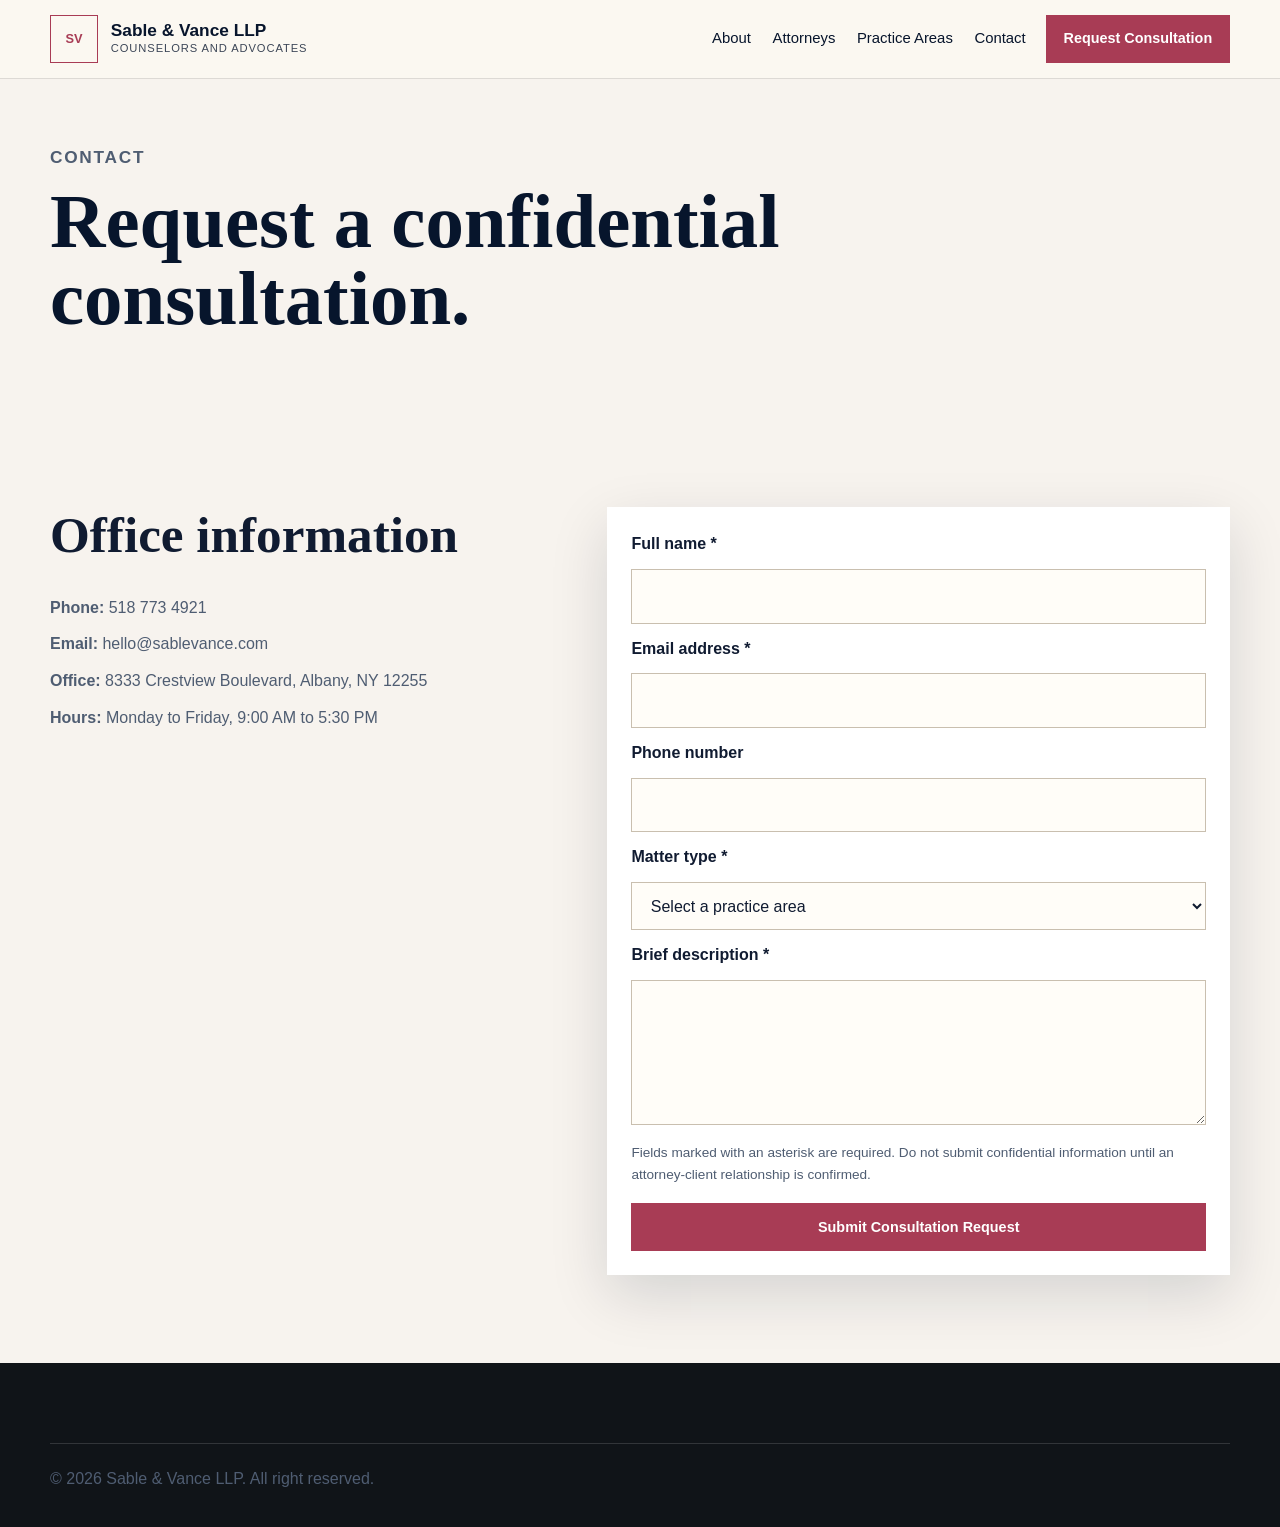
<file: contact/index.html>
<!DOCTYPE html>
<html lang="en" class="plain-header">
  <head>
    <meta charset="UTF-8" />
    <meta name="viewport" content="width=device-width, initial-scale=1.0" />
    <meta name="description" content="Contact Sable & Vance LLP for a consultation." />
    <title>Contact | Sable & Vance LLP</title>
    <link rel="icon" type="image/png" href="../assets/favicon.png">
    <link rel="stylesheet" href="../assets/styles.css">
  </head>
  <body>
    <a class="skip-link" href="#main">Skip to main content</a>
    <header class="site-header" data-header>
      <nav class="nav" aria-label="Primary navigation">
        <a class="brand" href="../" aria-label="Sable and Vance LLP home"><span class="brand-mark" aria-hidden="true">SV</span><span class="brand-text"><strong>Sable & Vance LLP</strong><small>Counselors and Advocates</small></span></a>
        <button class="nav-toggle" type="button" aria-expanded="false" aria-controls="nav-menu" data-nav-toggle><span class="sr-only">Menu</span><span aria-hidden="true"></span><span aria-hidden="true"></span><span aria-hidden="true"></span></button>
        <div class="nav-menu" id="nav-menu" data-nav-menu><a href="../about/">About</a><a href="../attorneys/">Attorneys</a><a href="../practice-areas/">Practice Areas</a><a href="../contact/">Contact</a></div>
        <a class="nav-action" href="../contact/">Request Consultation</a>
      </nav>
    </header>
    <main id="main">
      <section class="page-hero">
        <div class="container">
          <p class="section-label">Contact</p>
          <h1>Request a confidential consultation.</h1>
          <p></p>
        </div>
      </section>
      <section class="section">
        <div class="container contact-grid">
          <div>
            <h2>Office information</h2>
            <ul class="contact-details">
              <li><strong>Phone:</strong> 518 773 4921</li>
              <li><strong>Email:</strong> hello@sablevance.com</li>
              <li><strong>Office:</strong> 8333 Crestview Boulevard, Albany, NY 12255</li>
              <li><strong>Hours:</strong> Monday to Friday, 9:00 AM to 5:30 PM</li>
            </ul>
          </div>
          <form class="contact-form" aria-label="Consultation request form">
            <label for="name">Full name <span aria-hidden="true">*</span></label>
            <input id="name" name="name" type="text" autocomplete="name" required />
            <label for="email">Email address <span aria-hidden="true">*</span></label>
            <input id="email" name="email" type="email" autocomplete="email" required />
            <label for="phone">Phone number</label>
            <input id="phone" name="phone" type="tel" autocomplete="tel" />
            <label for="matter">Matter type <span aria-hidden="true">*</span></label>
            <select id="matter" name="matter" required>
              <option value="">Select a practice area</option>
              <option>Business & Corporate</option>
              <option>Commercial Litigation</option>
              <option>Estate Planning</option>
              <option>Real Estate</option>
              <option>Employment Counsel</option>
              <option>Family & Private Matters</option>
            </select>
            <label for="message">Brief description <span aria-hidden="true">*</span></label>
            <textarea id="message" name="message" required></textarea>
            <p class="form-note">Fields marked with an asterisk are required. Do not submit confidential information until an attorney-client relationship is confirmed.</p>
            <button class="button button-primary full-width" type="submit">Submit Consultation Request</button>
          </form>
        </div>
      </section>
    </main>
    <footer class="site-footer"><div class="container footer-bottom"><p>&copy; <span data-year></span> Sable & Vance LLP. All right reserved.</p></div></footer>
    <script src="../assets/script.js"></script>
  </body>
</html>
</file>
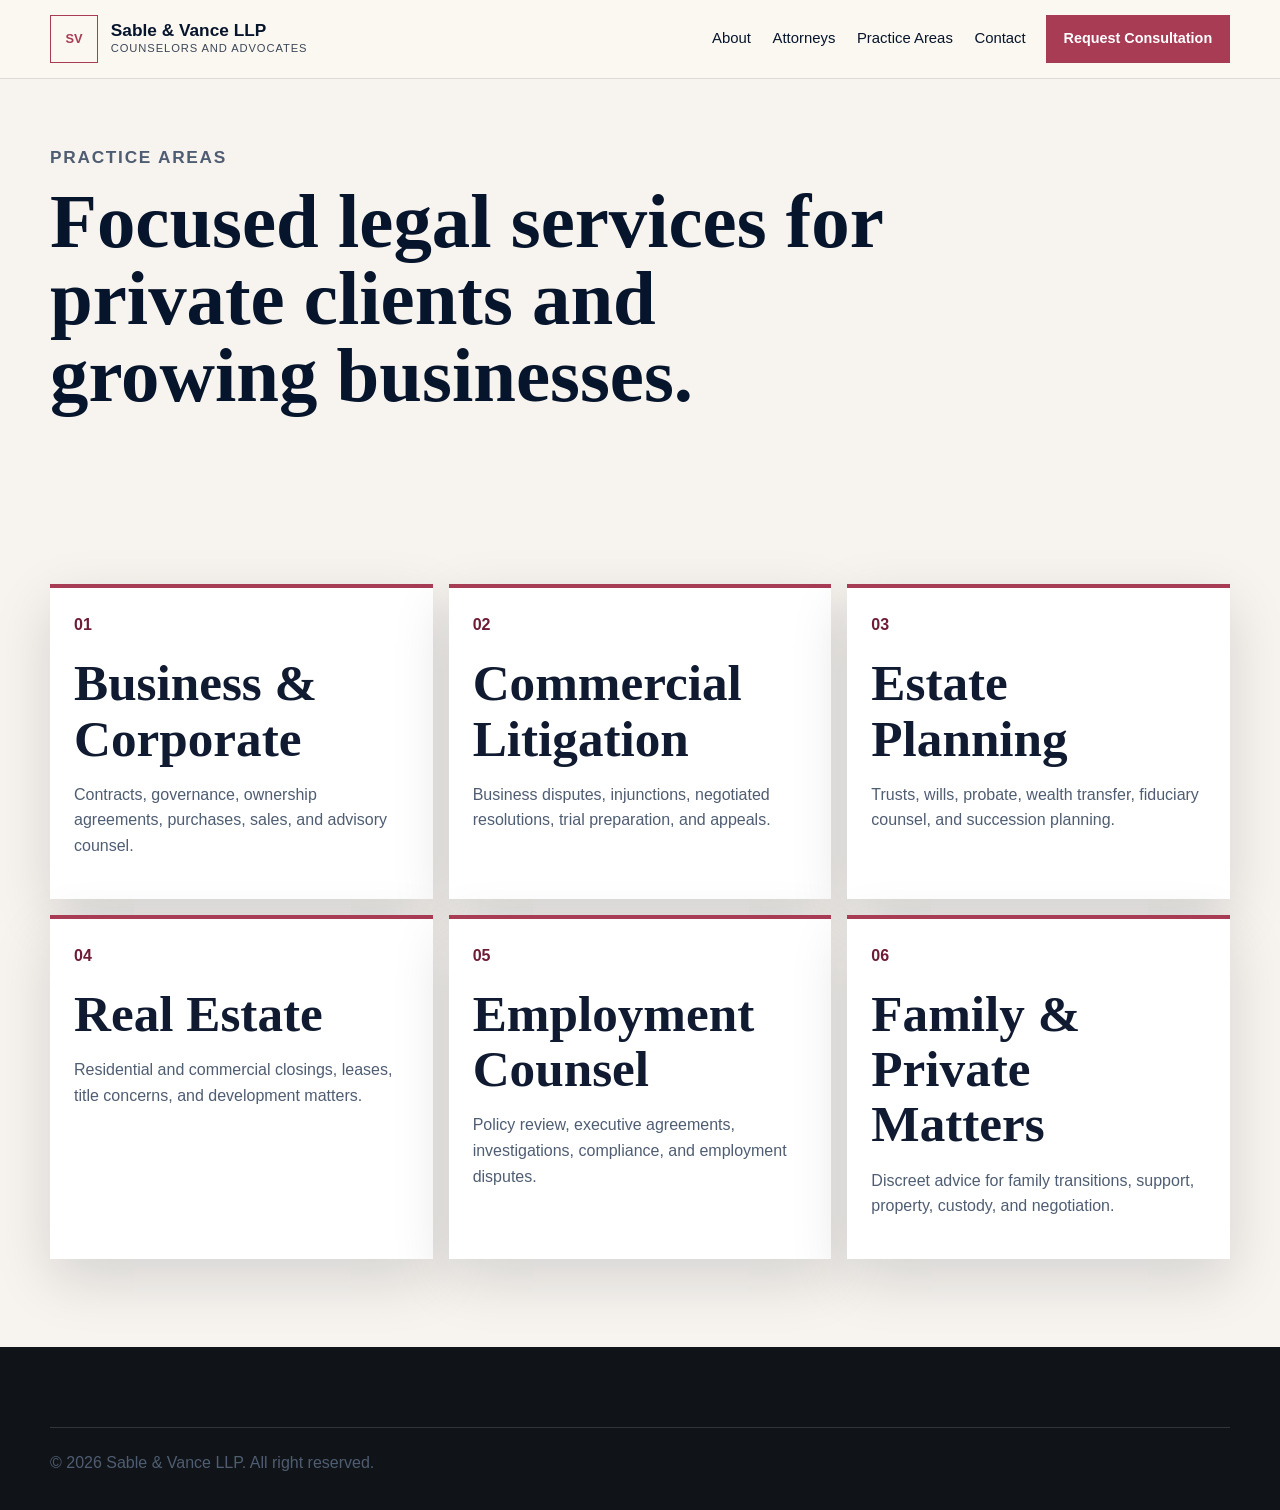
<file: practice-areas/index.html>
<!DOCTYPE html>
<html lang="en" class="plain-header">
  <head>
    <meta charset="UTF-8" />
    <meta name="viewport" content="width=device-width, initial-scale=1.0" />
    <meta name="description" content="Practice areas for Sable & Vance LLP." />
    <title>Practice Areas | Sable & Vance LLP</title>
    <link rel="icon" type="image/png" href="../assets/favicon.png">
    <link rel="stylesheet" href="../assets/styles.css">
  </head>
  <body>
    <a class="skip-link" href="#main">Skip to main content</a>
    <header class="site-header" data-header>
      <nav class="nav" aria-label="Primary navigation">
        <a class="brand" href="../" aria-label="Sable and Vance LLP home"><span class="brand-mark" aria-hidden="true">SV</span><span class="brand-text"><strong>Sable & Vance LLP</strong><small>Counselors and Advocates</small></span></a>
        <button class="nav-toggle" type="button" aria-expanded="false" aria-controls="nav-menu" data-nav-toggle><span class="sr-only">Menu</span><span aria-hidden="true"></span><span aria-hidden="true"></span><span aria-hidden="true"></span></button>
        <div class="nav-menu" id="nav-menu" data-nav-menu><a href="../about/">About</a><a href="../attorneys/">Attorneys</a><a href="../practice-areas/">Practice Areas</a><a href="../contact/">Contact</a></div>
        <a class="nav-action" href="../contact/">Request Consultation</a>
      </nav>
    </header>
    <main id="main">
      <section class="page-hero">
        <div class="container">
          <p class="section-label">Practice areas</p>
          <h1>Focused legal services for private clients and growing businesses.</h1>
          <p></p>
        </div>
      </section>
      <section class="section">
        <div class="container practice-grid">
          <article class="service-card"><span>01</span><h2>Business & Corporate</h2><p>Contracts, governance, ownership agreements, purchases, sales, and advisory counsel.</p></article>
          <article class="service-card"><span>02</span><h2>Commercial Litigation</h2><p>Business disputes, injunctions, negotiated resolutions, trial preparation, and appeals.</p></article>
          <article class="service-card"><span>03</span><h2>Estate Planning</h2><p>Trusts, wills, probate, wealth transfer, fiduciary counsel, and succession planning.</p></article>
          <article class="service-card"><span>04</span><h2>Real Estate</h2><p>Residential and commercial closings, leases, title concerns, and development matters.</p></article>
          <article class="service-card"><span>05</span><h2>Employment Counsel</h2><p>Policy review, executive agreements, investigations, compliance, and employment disputes.</p></article>
          <article class="service-card"><span>06</span><h2>Family & Private Matters</h2><p>Discreet advice for family transitions, support, property, custody, and negotiation.</p></article>
        </div>
      </section>
    </main>
    <footer class="site-footer"><div class="container footer-bottom"><p>&copy; <span data-year></span> Sable & Vance LLP. All right reserved.</p></div></footer>
    <script src="../assets/script.js"></script>
  </body>
</html>
</file>
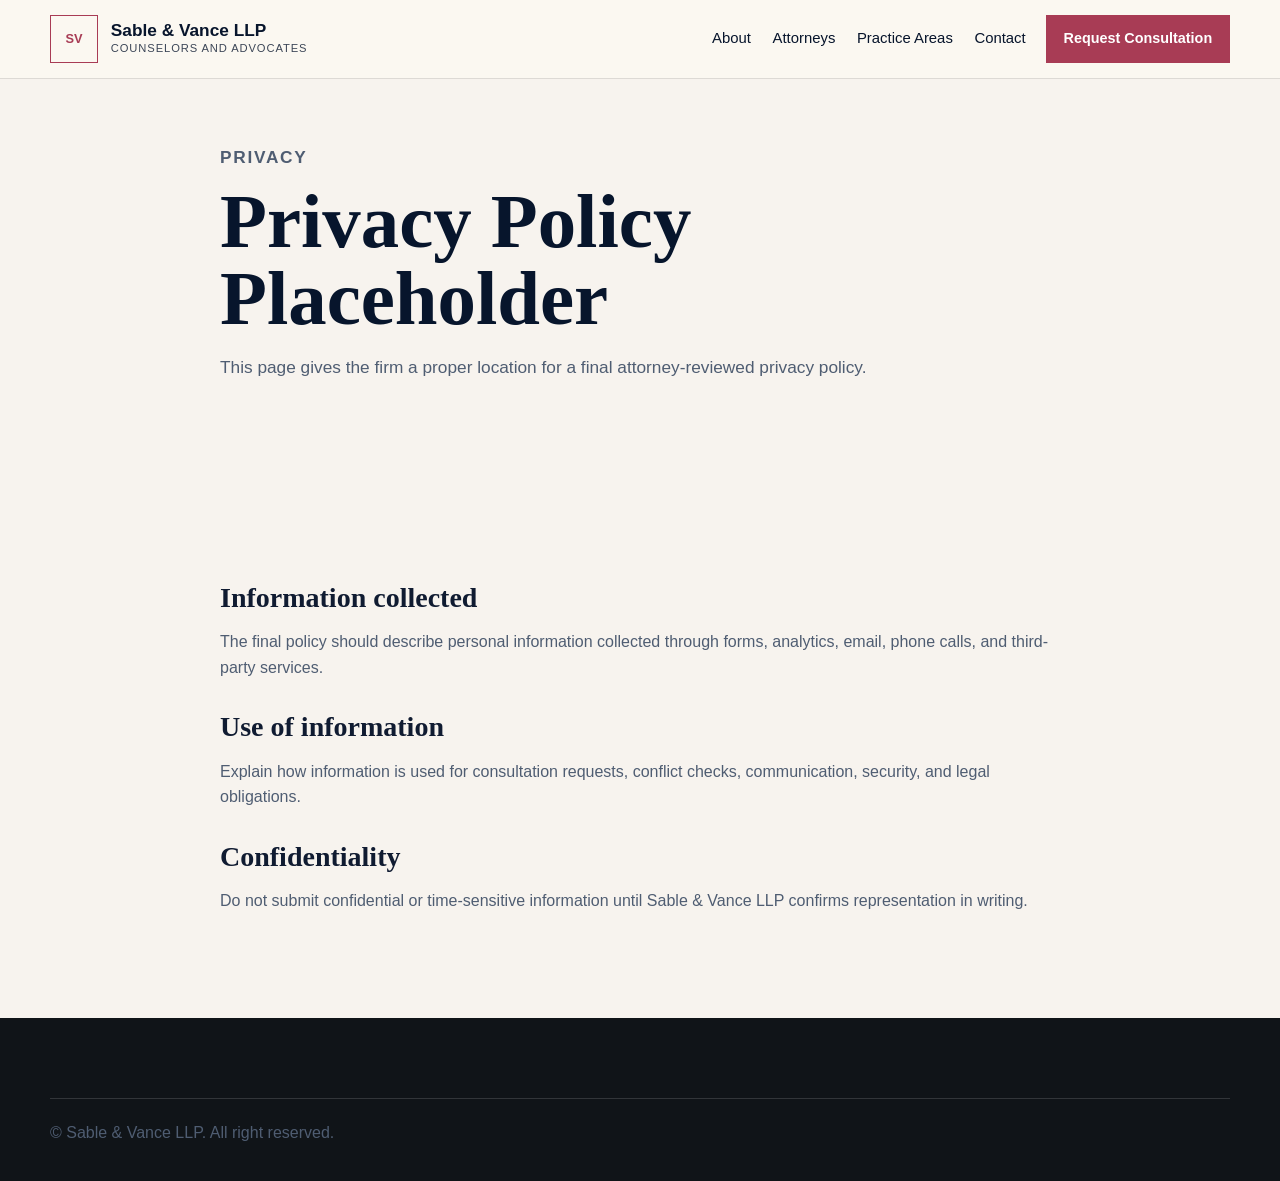
<file: privacy/index.html>
<!DOCTYPE html>
<html lang="en" class="plain-header">
  <head>
    <meta charset="UTF-8" />
    <meta name="viewport" content="width=device-width, initial-scale=1.0" />
    <meta name="description" content="Privacy policy placeholder for Sable & Vance LLP." />
    <title>Privacy | Sable & Vance LLP</title>
    <link rel="icon" type="image/png" href="../assets/favicon.png">
    <link rel="stylesheet" href="../assets/styles.css">
  </head>
  <body>
    <a class="skip-link" href="#main">Skip to main content</a>
    <header class="site-header" data-header>
      <nav class="nav" aria-label="Primary navigation">
        <a class="brand" href="../" aria-label="Sable and Vance LLP home"><span class="brand-mark" aria-hidden="true">SV</span><span class="brand-text"><strong>Sable & Vance LLP</strong><small>Counselors and Advocates</small></span></a>
        <button class="nav-toggle" type="button" aria-expanded="false" aria-controls="nav-menu" data-nav-toggle><span class="sr-only">Menu</span><span aria-hidden="true"></span><span aria-hidden="true"></span><span aria-hidden="true"></span></button>
        <div class="nav-menu" id="nav-menu" data-nav-menu><a href="../about/">About</a><a href="../attorneys/">Attorneys</a><a href="../practice-areas/">Practice Areas</a><a href="../contact/">Contact</a></div>
        <a class="nav-action" href="../contact/">Request Consultation</a>
      </nav>
    </header>
    <main id="main">
      <section class="page-hero"><div class="container legal-page"><p class="section-label">Privacy</p><h1>Privacy Policy Placeholder</h1><p>This page gives the firm a proper location for a final attorney-reviewed privacy policy.</p></div></section>
      <section class="section"><div class="container legal-page"><h2>Information collected</h2><p>The final policy should describe personal information collected through forms, analytics, email, phone calls, and third-party services.</p><h2>Use of information</h2><p>Explain how information is used for consultation requests, conflict checks, communication, security, and legal obligations.</p><h2>Confidentiality</h2><p>Do not submit confidential or time-sensitive information until Sable & Vance LLP confirms representation in writing.</p></div></section>
    </main>
    <footer class="site-footer"><div class="container footer-bottom"><p>&copy; <span data-year></span> Sable & Vance LLP. All right reserved.</p></div></footer>
    <script src="../assets/script.js">
  </body>
</html>
</file>
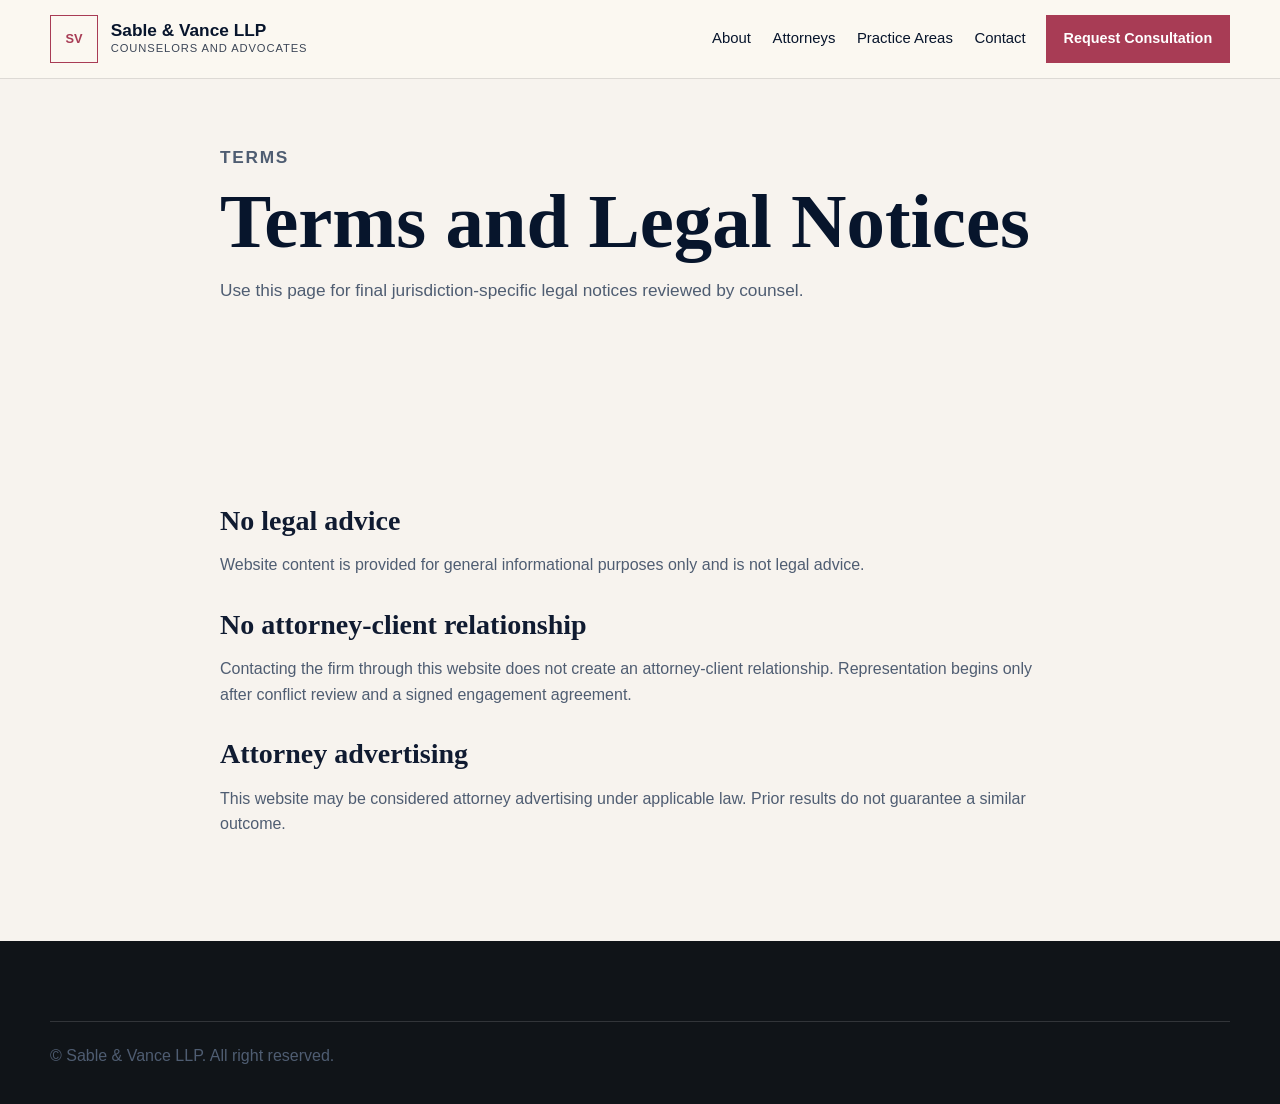
<file: terms/index.html>
<!DOCTYPE html>
<html lang="en" class="plain-header">
  <head>
    <meta charset="UTF-8" />
    <meta name="viewport" content="width=device-width, initial-scale=1.0" />
    <meta name="description" content="Terms and legal disclaimers for Sable & Vance LLP." />
    <title>Terms | Sable & Vance LLP</title>
    <link rel="icon" type="image/png" href="../assets/favicon.png">
    <link rel="stylesheet" href="../assets/styles.css">
  </head>
  <body>
    <a class="skip-link" href="#main">Skip to main content</a>
    <header class="site-header" data-header>
      <nav class="nav" aria-label="Primary navigation">
        <a class="brand" href="../" aria-label="Sable and Vance LLP home"><span class="brand-mark" aria-hidden="true">SV</span><span class="brand-text"><strong>Sable & Vance LLP</strong><small>Counselors and Advocates</small></span></a>
        <button class="nav-toggle" type="button" aria-expanded="false" aria-controls="nav-menu" data-nav-toggle><span class="sr-only">Menu</span><span aria-hidden="true"></span><span aria-hidden="true"></span><span aria-hidden="true"></span></button>
        <div class="nav-menu" id="nav-menu" data-nav-menu><a href="../about/">About</a><a href="../attorneys/">Attorneys</a><a href="../practice-areas/">Practice Areas</a><a href="../contact/">Contact</a></div>
        <a class="nav-action" href="../contact/">Request Consultation</a>
      </nav>
    </header>
    <main id="main">
      <section class="page-hero"><div class="container legal-page"><p class="section-label">Terms</p><h1>Terms and Legal Notices</h1><p>Use this page for final jurisdiction-specific legal notices reviewed by counsel.</p></div></section>
      <section class="section"><div class="container legal-page"><h2>No legal advice</h2><p>Website content is provided for general informational purposes only and is not legal advice.</p><h2>No attorney-client relationship</h2><p>Contacting the firm through this website does not create an attorney-client relationship. Representation begins only after conflict review and a signed engagement agreement.</p><h2>Attorney advertising</h2><p>This website may be considered attorney advertising under applicable law. Prior results do not guarantee a similar outcome.</p></div></section>
    </main>
    <footer class="site-footer"><div class="container footer-bottom"><p>&copy; <span data-year></span> Sable & Vance LLP. All right reserved.</p></div></footer>
    <script src="../assets/script.js">
  </body>
</html>
</file>
<file: assets/styles.css>
:root {
  --sable: #07152c;
  --charcoal: #102341;
  --ivory: #f7f3ee;
  --porcelain: #ffffff;
  --champagne: #a83c55;
  --champagne-dark: #76263b;
  --oxblood: #6f1d36;
  --text: #101b31;
  --muted: #4f5d72;
  --focus: #2f6fed;
  --shadow: 0 20px 55px rgba(7, 21, 44, 0.14);
  --max-width: 1180px;
}

* {
  box-sizing: border-box;
}

html {
  scroll-behavior: smooth;
}

body {
  margin: 0;
  color: var(--text);
  background: var(--ivory);
  font-family: "Segoe UI", Arial, Helvetica, sans-serif;
  line-height: 1.6;
}

body.menu-open {
  overflow: hidden;
}

img {
  display: block;
  width: 100%;
}

a {
  color: inherit;
}

button,
input,
select,
textarea {
  font: inherit;
}

:focus-visible {
  outline: 3px solid var(--focus);
  outline-offset: 3px;
}

.sr-only,
.skip-link:not(:focus) {
  position: absolute;
  width: 1px;
  height: 1px;
  padding: 0;
  margin: -1px;
  overflow: hidden;
  clip: rect(0, 0, 0, 0);
  white-space: nowrap;
  border: 0;
}

.skip-link:focus {
  position: fixed;
  top: 1rem;
  left: 1rem;
  z-index: 100;
  padding: 0.8rem 1rem;
  color: var(--sable);
  background: var(--porcelain);
  box-shadow: var(--shadow);
}

.site-header {
  position: fixed;
  inset: 0 0 auto;
  z-index: 50;
  color: var(--porcelain);
  border-bottom: 1px solid rgba(255, 255, 255, 0.2);
  transition: background 180ms ease, color 180ms ease, border-color 180ms ease;
}

.site-header.scrolled,
.site-header.menu-active,
.plain-header .site-header {
  color: var(--sable);
  background: rgba(251, 248, 241, 0.97);
  border-color: rgba(18, 20, 23, 0.13);
  backdrop-filter: blur(14px);
}

.container,
.nav {
  width: min(var(--max-width), calc(100% - 2rem));
  margin: 0 auto;
}

.nav {
  min-height: 78px;
  display: flex;
  align-items: center;
  gap: 1.25rem;
}

.brand {
  display: inline-flex;
  align-items: center;
  gap: 0.8rem;
  text-decoration: none;
}

.brand-mark {
  display: grid;
  place-items: center;
  width: 48px;
  height: 48px;
  color: var(--champagne);
  border: 1px solid currentColor;
  font-family: "Segoe UI", Arial, Helvetica, sans-serif;
  font-size: 0.8rem;
  font-weight: 700;
  letter-spacing: 0;
}

.brand-text strong,
.brand-text small {
  display: block;
}

.brand-text strong {
  font-size: 1.08rem;
  line-height: 1.1;
}

.brand-text small {
  font-family: "Segoe UI", Arial, Helvetica, sans-serif;
  font-size: 0.7rem;
  letter-spacing: 0.08em;
  text-transform: uppercase;
  opacity: 0.78;
}

.nav-menu {
  display: flex;
  gap: 1.35rem;
  align-items: center;
  margin-left: auto;
  font-family: "Segoe UI", Arial, Helvetica, sans-serif;
  font-size: 0.93rem;
}

.nav-menu a,
.site-footer a,
.text-link {
  text-decoration: none;
}

.nav-menu a:hover,
.site-footer a:hover,
.text-link:hover {
  color: var(--champagne);
}

.nav-action,
.button {
  display: inline-flex;
  align-items: center;
  justify-content: center;
  min-height: 48px;
  padding: 0.85rem 1.05rem;
  border: 1px solid transparent;
  font-family: "Segoe UI", Arial, Helvetica, sans-serif;
  font-size: 0.9rem;
  font-weight: 700;
  line-height: 1.2;
  text-decoration: none;
  cursor: pointer;
}

.nav-action,
.button-primary {
  color: var(--porcelain);
  background: var(--champagne);
}

.button-secondary {
  color: var(--porcelain);
  border-color: rgba(255, 255, 255, 0.76);
  background: rgba(255, 255, 255, 0.08);
}

.button-outline {
  margin-top: 1.4rem;
  color: var(--sable);
  border-color: var(--champagne-dark);
  background: transparent;
}

.button:hover,
.nav-action:hover {
  color: var(--porcelain);
  background: var(--champagne-dark);
}

.nav-toggle {
  display: none;
  width: 48px;
  height: 48px;
  margin-left: auto;
  color: currentColor;
  border: 1px solid currentColor;
  background: transparent;
  cursor: pointer;
}

.nav-toggle span:not(.sr-only) {
  display: block;
  width: 22px;
  height: 2px;
  margin: 4px auto;
  background: currentColor;
}

.hero {
  position: relative;
  min-height: 92vh;
  display: grid;
  align-items: end;
  padding: 8rem 0 2rem;
  color: var(--porcelain);
  background:
    linear-gradient(135deg, rgba(7, 21, 44, 0.98), rgba(16, 35, 65, 0.96) 58%, rgba(111, 29, 54, 0.93)),
    var(--sable);
}

.hero::after {
  content: "";
  position: absolute;
  inset: 0;
  background:
    linear-gradient(0deg, rgba(7, 21, 44, 0.8), rgba(7, 21, 44, 0) 44%),
    radial-gradient(circle at 80% 24%, rgba(168, 60, 85, 0.2), transparent 34%);
}

.hero-content,
.hero-metrics {
  position: relative;
  z-index: 1;
  width: min(var(--max-width), calc(100% - 2rem));
  margin: 0 auto;
}

.eyebrow,
.section-label,
.role {
  margin: 0 0 0.8rem;
  color: var(--champagne);
  font-family: "Segoe UI", Arial, Helvetica, sans-serif;
  font-size: 0.78rem;
  font-weight: 700;
  letter-spacing: 0.1em;
  text-transform: uppercase;
}

.hero h1,
.page-hero h1,
h2,
h3,
p {
  margin-top: 0;
}

.hero h1,
.page-hero h1,
h2,
h3 {
  font-family: "Palatino Linotype", "Book Antiqua", Palatino, Georgia, serif;
  font-weight: 600;
}

.hero h1 {
  max-width: 900px;
  margin-bottom: 1.2rem;
  font-size: clamp(3.1rem, 8vw, 6.5rem);
  line-height: 0.96;
  letter-spacing: 0;
}

.hero .eyebrow,
.dark-section .section-label,
.image-band .section-label {
  color: #f0b6c0;
}

.hero p {
  max-width: 690px;
  color: rgba(255, 255, 255, 0.9);
  font-family: "Segoe UI", Arial, Helvetica, sans-serif;
  font-size: 1.12rem;
}

.hero-actions {
  display: flex;
  flex-wrap: wrap;
  gap: 0.85rem;
  margin-top: 2rem;
}

.hero-metrics {
  display: grid;
  grid-template-columns: repeat(3, 1fr);
  gap: 1px;
  margin-top: 4rem;
  background: rgba(255, 255, 255, 0.22);
}

.hero-metrics div {
  padding: 1.2rem;
  background: rgba(18, 20, 23, 0.76);
}

.hero-metrics dt {
  color: var(--champagne);
  font-size: 1.25rem;
  font-weight: 700;
}

.hero-metrics dd {
  margin: 0.2rem 0 0;
  font-family: "Segoe UI", Arial, Helvetica, sans-serif;
  font-size: 0.95rem;
}

.section {
  padding: 5.5rem 0;
}

.statement,
.contact-preview {
  background: var(--porcelain);
}

.statement-grid {
  display: grid;
  grid-template-columns: 0.75fr 1.35fr 1fr;
  gap: 2rem;
}

h2 {
  margin-bottom: 1rem;
  font-size: clamp(2rem, 4vw, 3.25rem);
  line-height: 1.08;
  letter-spacing: 0;
}

h3 {
  margin-bottom: 0.65rem;
  font-size: 1.34rem;
  line-height: 1.2;
}

.section-heading {
  max-width: 770px;
  margin-bottom: 2.2rem;
}

.section-heading p,
.statement-grid p,
.two-column p,
.service-card p,
.attorney-card p,
.site-footer p,
.legal-page p,
.legal-page li,
.contact-details li,
.form-note {
  color: var(--muted);
  font-family: "Segoe UI", Arial, Helvetica, sans-serif;
}

.practice-grid,
.attorney-grid,
.testimonial-grid {
  display: grid;
  gap: 1rem;
}

.practice-grid {
  grid-template-columns: repeat(3, 1fr);
}

.service-card,
.attorney-card,
blockquote,
.contact-form {
  background: var(--porcelain);
  box-shadow: var(--shadow);
}

.service-card {
  min-height: 235px;
  padding: 1.5rem;
  border-top: 4px solid var(--champagne);
}

.service-card span {
  display: block;
  margin-bottom: 1.1rem;
  color: var(--oxblood);
  font-family: "Segoe UI", Arial, Helvetica, sans-serif;
  font-weight: 700;
}

.image-band {
  color: var(--porcelain);
  background: linear-gradient(135deg, var(--sable), var(--charcoal) 62%, var(--oxblood));
}

.two-column,
.proof-grid,
.contact-grid,
.footer-grid {
  display: grid;
  grid-template-columns: 0.9fr 1.1fr;
  gap: 3rem;
}

.text-link {
  display: inline-block;
  margin-top: 0.6rem;
  color: var(--champagne);
  font-family: "Segoe UI", Arial, Helvetica, sans-serif;
  font-weight: 700;
}

.muted-section {
  background: #f0e8dc;
}

.attorney-grid {
  grid-template-columns: repeat(3, 1fr);
}

.attorney-card img {
  aspect-ratio: 4 / 3;
  object-fit: cover;
}

.attorney-card div {
  padding: 1.35rem;
}

.dark-section {
  color: var(--porcelain);
  background: var(--sable);
}

.dark-section p {
  color: rgba(255, 255, 255, 0.76);
}

.proof-list {
  display: grid;
  gap: 1px;
  background: rgba(255, 255, 255, 0.18);
}

.proof-list div {
  padding: 1.3rem;
  background: var(--charcoal);
}

.proof-list strong {
  display: block;
  color: var(--champagne);
  font-size: 1.18rem;
}

.proof-list span {
  display: block;
  margin-top: 0.35rem;
  font-family: Arial, Helvetica, sans-serif;
}

.testimonial-grid {
  grid-template-columns: repeat(2, 1fr);
}

blockquote {
  margin: 0;
  padding: 1.55rem;
}

blockquote p {
  color: var(--text);
  font-family: Arial, Helvetica, sans-serif;
  font-size: 1.05rem;
}

cite {
  color: var(--champagne-dark);
  font-family: "Segoe UI", Arial, Helvetica, sans-serif;
  font-size: 0.9rem;
  font-style: normal;
  font-weight: 700;
}

.page-hero {
  padding: 9rem 0 4rem;
  color: var(--sable);
  background: var(--ivory);
}

.page-hero h1 {
  max-width: 850px;
  margin-bottom: 1rem;
  font-size: clamp(2.6rem, 6vw, 5rem);
  line-height: 1;
  letter-spacing: 0;
}

.page-hero p {
  max-width: 720px;
  color: var(--muted);
  font-family: "Segoe UI", Arial, Helvetica, sans-serif;
  font-size: 1.08rem;
}

.contact-form {
  display: grid;
  gap: 0.75rem;
  padding: 1.5rem;
}

.contact-form label {
  font-family: "Segoe UI", Arial, Helvetica, sans-serif;
  font-weight: 700;
}

.contact-form input,
.contact-form select,
.contact-form textarea {
  width: 100%;
  min-height: 48px;
  padding: 0.85rem 0.9rem;
  color: var(--text);
  background: #fffdf8;
  border: 1px solid #c9bfaf;
}

.contact-form textarea {
  min-height: 145px;
  resize: vertical;
}

.contact-details {
  padding: 0;
  margin: 2rem 0 0;
  list-style: none;
}

.contact-details li + li {
  margin-top: 0.7rem;
}

.form-note {
  margin: 0.35rem 0;
  font-size: 0.85rem;
}

.full-width {
  width: 100%;
}

.legal-page {
  max-width: 840px;
}

.legal-page h2 {
  margin-top: 2rem;
  font-size: 1.75rem;
}

.site-footer {
  padding: 3rem 0 1.2rem;
  color: rgba(255, 255, 255, 0.82);
  background: #101418;
}

.footer-grid {
  grid-template-columns: 1.4fr 0.65fr 0.65fr;
}

.footer-brand {
  color: var(--porcelain);
}

.site-footer h2 {
  margin-bottom: 0.75rem;
  color: var(--porcelain);
  font-family: "Segoe UI", Arial, Helvetica, sans-serif;
  font-size: 0.95rem;
}

.site-footer a {
  display: block;
  margin-bottom: 0.45rem;
  font-family: "Segoe UI", Arial, Helvetica, sans-serif;
}

.footer-bottom {
  padding-top: 1.35rem;
  margin-top: 2rem;
  border-top: 1px solid rgba(255, 255, 255, 0.14);
}

@media (max-width: 920px) {
  .nav {
    min-height: 70px;
  }

  .nav-toggle {
    display: block;
  }

  .nav-menu,
  .nav-action {
    display: none;
  }

  .nav-menu.open {
    position: fixed;
    inset: 70px 0 auto;
    display: grid;
    gap: 0;
    width: 100%;
    padding: 0.7rem 1rem 1rem;
    margin: 0;
    color: var(--sable);
    background: var(--ivory);
    box-shadow: 0 20px 40px rgba(18, 20, 23, 0.16);
  }

  .nav-menu.open a {
    padding: 0.95rem 0;
    border-bottom: 1px solid rgba(18, 20, 23, 0.1);
  }

  .statement-grid,
  .practice-grid,
  .attorney-grid,
  .two-column,
  .proof-grid,
  .contact-grid,
  .footer-grid {
    grid-template-columns: 1fr;
  }
}

@media (max-width: 640px) {
  .container,
  .nav,
  .hero-content,
  .hero-metrics {
    width: min(100% - 1.25rem, var(--max-width));
  }

  .brand-mark {
    width: 42px;
    height: 42px;
  }

  .brand-text strong {
    font-size: 0.98rem;
  }

  .brand-text small {
    font-size: 0.64rem;
  }

  .hero {
    min-height: 86vh;
    padding-top: 7rem;
  }

  .hero h1 {
    font-size: clamp(2.55rem, 15vw, 4.15rem);
  }

  .hero-actions,
  .hero-metrics,
  .testimonial-grid {
    display: grid;
    grid-template-columns: 1fr;
  }

  .section {
    padding: 4rem 0;
  }

  .service-card {
    min-height: auto;
  }
}

@media (prefers-reduced-motion: reduce) {
  *,
  *::before,
  *::after {
    scroll-behavior: auto !important;
    transition-duration: 0.01ms !important;
    animation-duration: 0.01ms !important;
    animation-iteration-count: 1 !important;
  }
}
</file>
